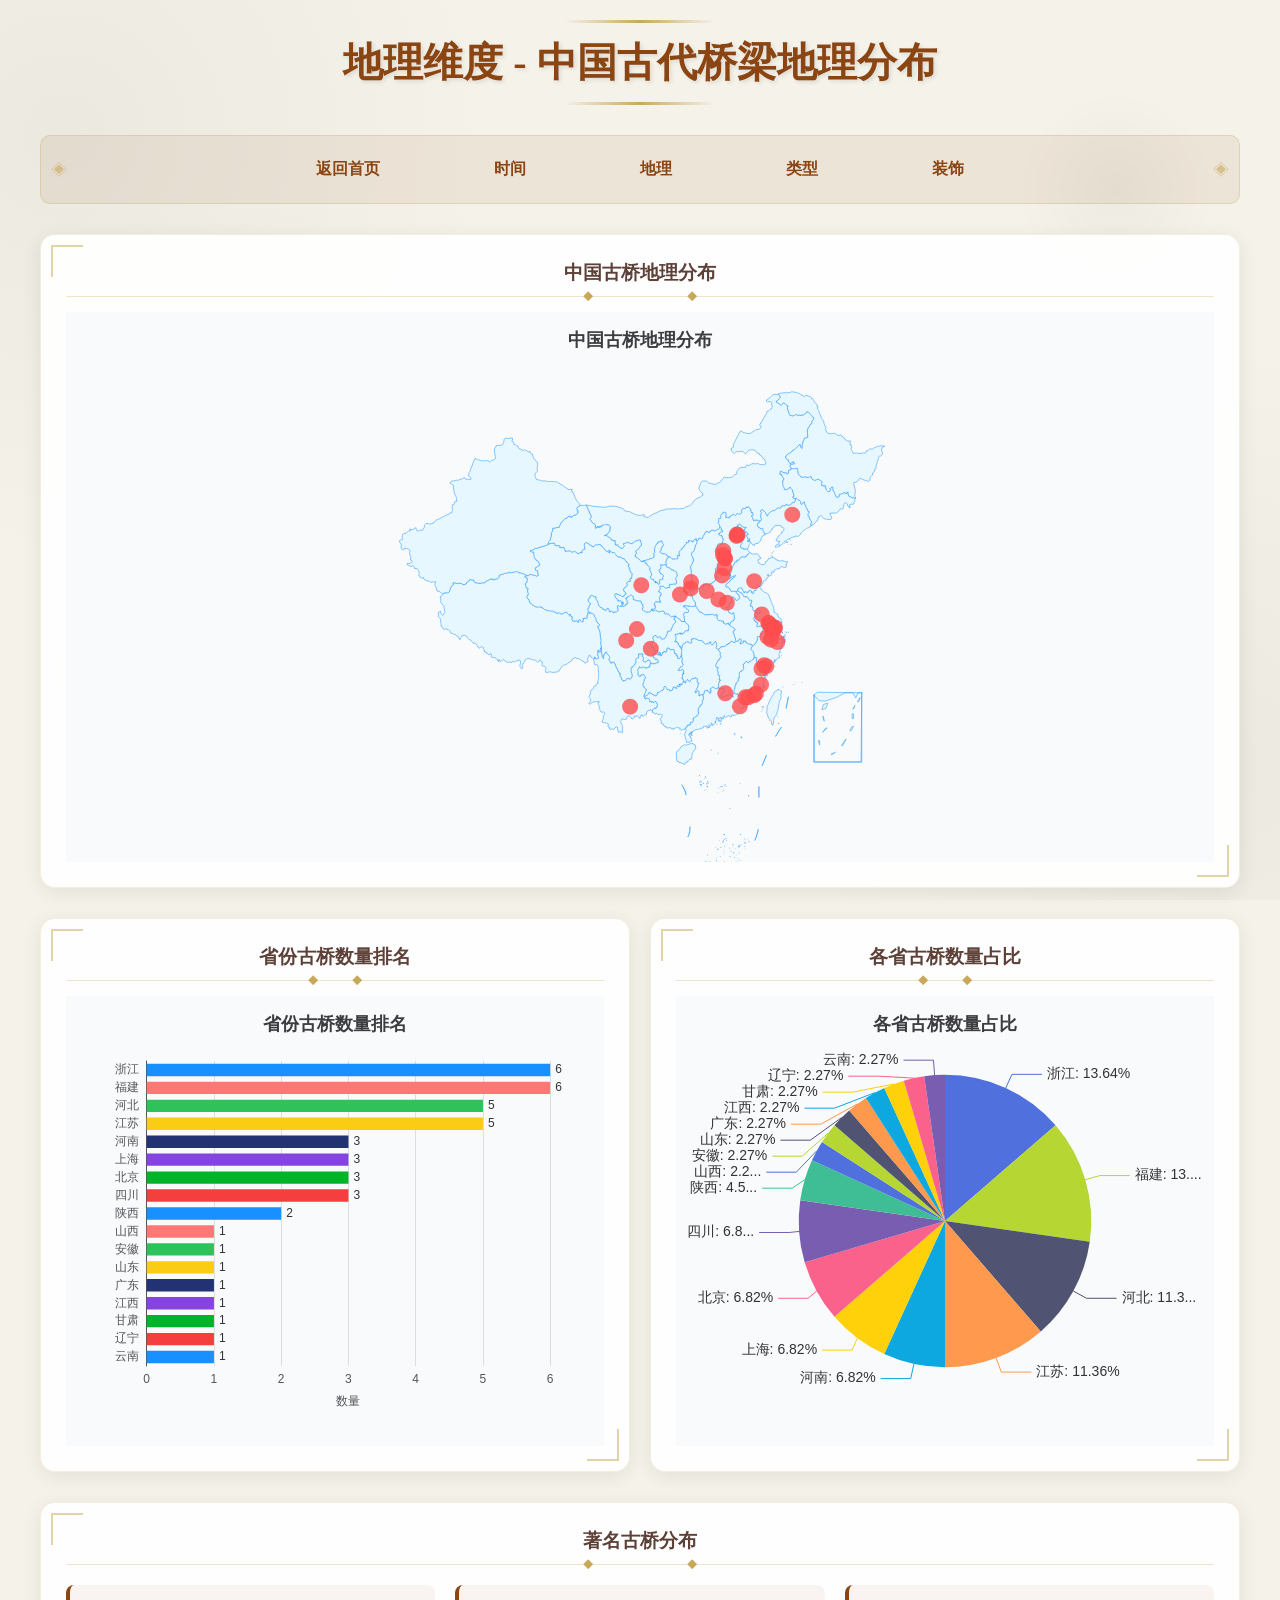
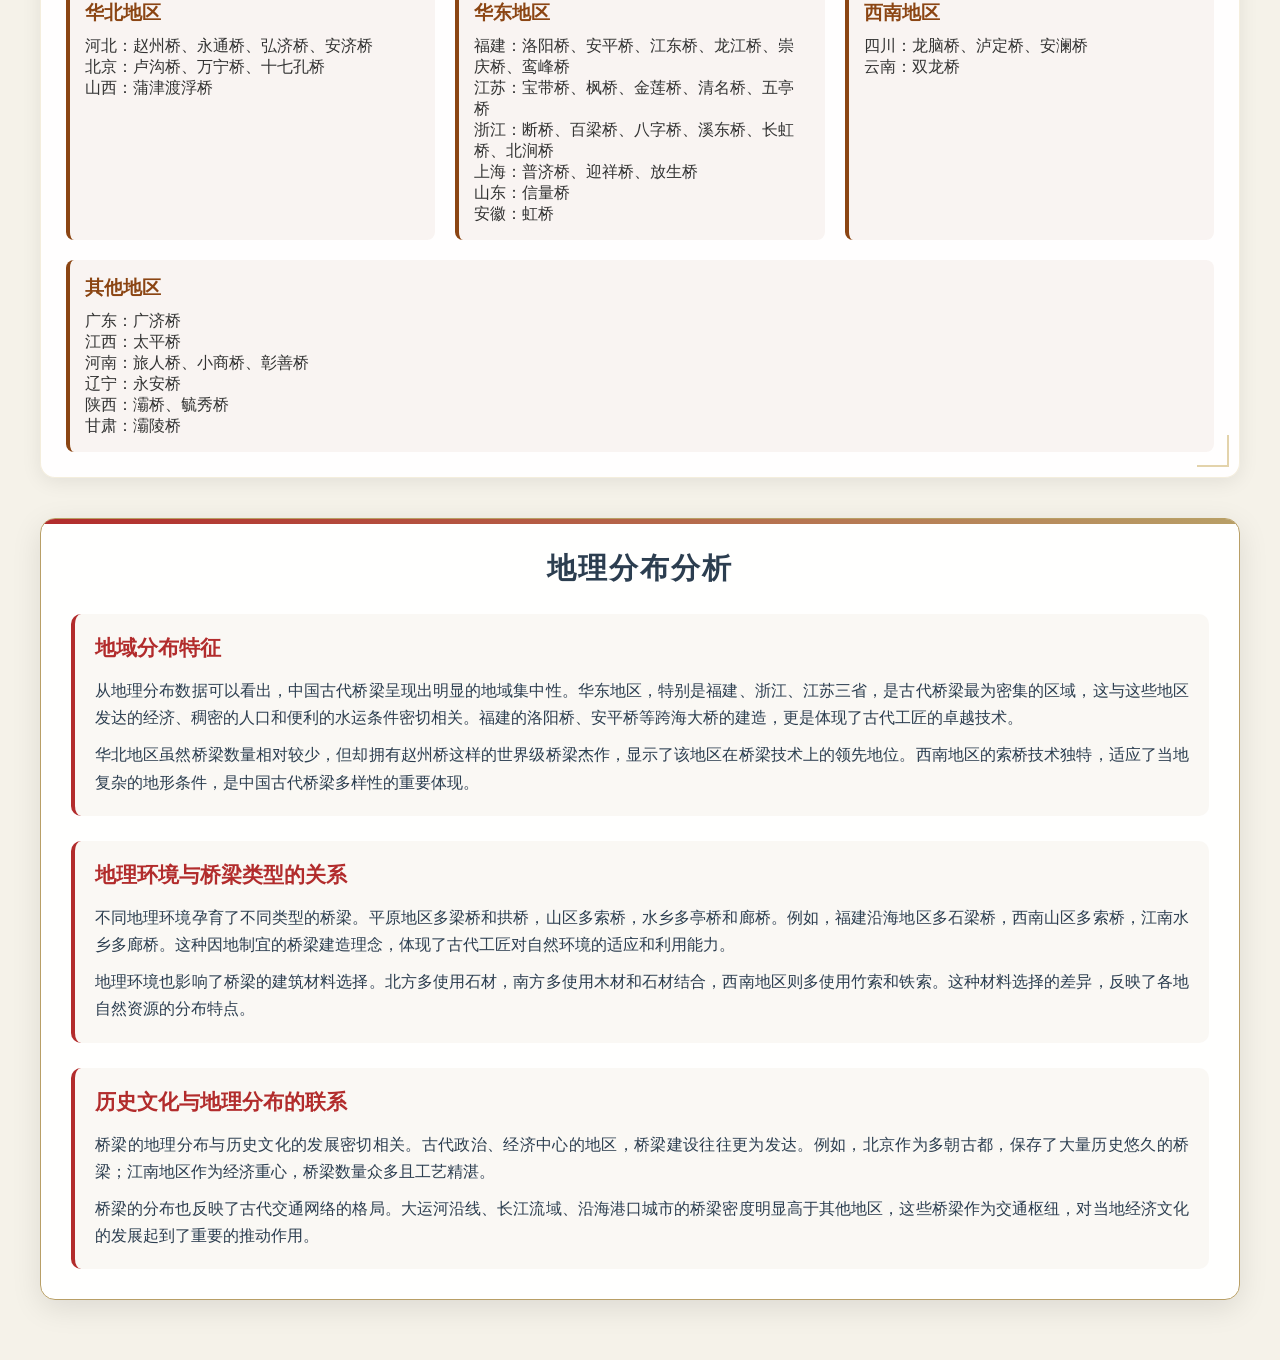
<file: geography.html>
<!DOCTYPE html>
<html lang="zh-CN">
<head>
    <meta charset="UTF-8">
    <meta name="viewport" content="width=device-width, initial-scale=1.0">
    <title>地理 - 古桥千秋</title>
    <!-- 引入 ECharts -->
    <script src="js/echarts.min.js"></script>
    <!-- 引入数据 -->
    <script src="data.js"></script>
    <style>
        * {
            margin: 0;
            padding: 0;
            box-sizing: border-box;
        }
        
        body {
            font-family: 'Noto Serif SC', 'SimSun', serif;
            background-color: #f5f2e9;
            background-image:
                url('https://trae-api-cn.mchost.guru/api/ide/v1/text_to_image?prompt=ancient%20chinese%20paper%20texture%20background%2C%20light%20brown%20color%2C%20subtle%20pattern&image_size=square_hd'),
                radial-gradient(circle at 5% 15%, rgba(0,0,0,0.04) 0%, transparent 30%),
                radial-gradient(circle at 95% 85%, rgba(0,0,0,0.04) 0%, transparent 30%);
            background-size: cover, cover, cover;
            background-attachment: fixed;
            color: #333;
            min-height: 100vh;
            padding: 20px;
            position: relative;
        }
        
        /* 水墨散墨装饰 */
        body::before,
        body::after {
            content: '';
            position: fixed;
            width: 200px;
            height: 200px;
            background: radial-gradient(ellipse at center, rgba(0,0,0,0.03) 0%, transparent 70%);
            border-radius: 50%;
            pointer-events: none;
            z-index: 0;
        }
        
        body::before {
            top: 10%;
            right: 5%;
        }
        
        body::after {
            bottom: 15%;
            left: 3%;
        }
        
        .container {
            max-width: 1200px;
            margin: 0 auto;
            position: relative;
            z-index: 1;
        }
        
        h1 {
            font-size: 2.5rem;
            color: #8B4513;
            text-align: center;
            margin-bottom: 30px;
            text-shadow: 2px 2px 4px rgba(0,0,0,0.1);
            position: relative;
            padding: 15px 0;
            display: inline-block;
            width: 100%;
        }
        
        /* 标题装饰线 */
        h1::before,
        h1::after {
            content: '';
            position: absolute;
            left: 50%;
            transform: translateX(-50%);
            width: 150px;
            height: 3px;
            background: linear-gradient(90deg, transparent, #c9a959, transparent);
        }
        
        h1::before {
            top: 0;
        }
        
        h1::after {
            bottom: 0;
        }
        
        /* 标题两侧装饰 */
        h1 .title-deco {
            display: inline-block;
            margin: 0 20px;
            color: #c9a959;
            font-size: 1.5rem;
        }
        
        .nav {
            display: flex;
            justify-content: center;
            margin-bottom: 30px;
            background-color: rgba(139, 69, 19, 0.08);
            padding: 15px 25px;
            border-radius: 10px;
            border: 1px solid rgba(201, 169, 89, 0.3);
            position: relative;
        }
        
        /* 导航栏四角装饰 */
        .nav::before,
        .nav::after {
            content: '◈';
            position: absolute;
            top: 50%;
            transform: translateY(-50%);
            color: #c9a959;
            font-size: 1rem;
            opacity: 0.6;
        }
        
        .nav::before {
            left: 10px;
        }
        
        .nav::after {
            right: 10px;
        }
        
        .nav a {
            margin: 0 20px;
            text-decoration: none;
            color: #8B4513;
            font-weight: bold;
            padding: 8px 18px;
            border-radius: 5px;
            transition: all 0.3s;
            position: relative;
        }
        
        .nav a::before {
            content: '「';
            margin-right: 3px;
            color: #c9a959;
            opacity: 0;
            transition: opacity 0.3s;
        }
        
        .nav a::after {
            content: '」';
            margin-left: 3px;
            color: #c9a959;
            opacity: 0;
            transition: opacity 0.3s;
        }
        
        .nav a:hover {
            background-color: rgba(139, 69, 19, 0.15);
            color: #a52a2a;
        }
        
        .nav a:hover::before,
        .nav a:hover::after {
            opacity: 1;
        }
        
        .chart-container {
            background-color: rgba(255, 255, 255, 0.92);
            border-radius: 15px;
            padding: 25px;
            margin-bottom: 30px;
            box-shadow: 0 4px 20px rgba(0,0,0,0.08);
            border: 1px solid rgba(201, 169, 89, 0.2);
            position: relative;
        }
        
        /* 图表容器角落装饰 */
        .chart-container::before,
        .chart-container::after {
            content: '';
            position: absolute;
            width: 30px;
            height: 30px;
            opacity: 0.5;
        }
        
        .chart-container::before {
            top: 10px;
            left: 10px;
            border-top: 2px solid #c9a959;
            border-left: 2px solid #c9a959;
        }
        
        .chart-container::after {
            bottom: 10px;
            right: 10px;
            border-bottom: 2px solid #c9a959;
            border-right: 2px solid #c9a959;
        }
        
        .chart-title {
            font-size: 1.2rem;
            color: #5D4037;
            margin-bottom: 15px;
            font-weight: bold;
            text-align: center;
            padding-bottom: 10px;
            border-bottom: 1px solid rgba(201, 169, 89, 0.3);
            position: relative;
        }
        
        /* 标题装饰点 */
        .chart-title::before,
        .chart-title::after {
            content: '◆';
            position: absolute;
            bottom: -8px;
            font-size: 0.6rem;
            color: #c9a959;
        }
        
        .chart-title::before {
            left: 45%;
        }
        
        .chart-title::after {
            right: 45%;
        }
        
        .chart {
            width: 100%;
            height: 550px;
        }
        
        .grid-container {
            display: grid;
            grid-template-columns: repeat(auto-fit, minmax(500px, 1fr));
            gap: 20px;
        }
        
        .small-chart {
            width: 100%;
            height: 450px;
        }
        
        .bridge-info {
            display: flex;
            flex-wrap: wrap;
            gap: 20px;
            margin-top: 20px;
        }
        
        .bridge-card {
            flex: 1 1 300px;
            background-color: rgba(139, 69, 19, 0.05);
            padding: 15px;
            border-radius: 8px;
            border-left: 4px solid #8B4513;
        }
        
        .bridge-card h3 {
            color: #8B4513;
            margin-bottom: 10px;
        }
        
        @media (max-width: 768px) {
            .grid-container {
                grid-template-columns: 1fr;
            }
            
            .chart {
                height: 400px;
            }
            
            .small-chart {
                height: 350px;
            }
        }

        /* 查看数据分析按钮 */
        .view-analysis-section {
            display: flex;
            justify-content: center;
            margin: 60px 0;
            padding-top: 40px;
        }

        .view-analysis-btn {
            background: linear-gradient(135deg, #8B4513, #A0522D);
            color: white;
            border: none;
            border-radius: 50px;
            padding: 15px 30px;
            font-size: 1.1rem;
            font-weight: bold;
            cursor: pointer;
            box-shadow: 0 6px 20px rgba(139, 69, 19, 0.3);
            transition: all 0.3s ease;
            display: flex;
            align-items: center;
            gap: 10px;
        }

        .view-analysis-btn:hover {
            transform: translateY(-5px);
            box-shadow: 0 10px 25px rgba(139, 69, 19, 0.4);
            background: linear-gradient(135deg, #A0522D, #8B4513);
        }

        .arrow-down {
            display: inline-block;
            width: 0;
            height: 0;
            border-left: 8px solid transparent;
            border-right: 8px solid transparent;
            border-top: 10px solid white;
            animation: bounce 2s infinite;
        }

        .arrow-up {
            display: inline-block;
            width: 0;
            height: 0;
            border-left: 8px solid transparent;
            border-right: 8px solid transparent;
            border-bottom: 10px solid white;
        }

        @keyframes bounce {
            0%, 20%, 50%, 80%, 100% {
                transform: translateY(0);
            }
            40% {
                transform: translateY(10px);
            }
            60% {
                transform: translateY(5px);
            }
        }

        .analysis-section-container {
            margin-top: 80px;
        }

        /* 分析部分样式 */
        .analysis-container {
            background-color: rgba(255, 255, 255, 0.95);
            border-radius: 15px;
            padding: 30px;
            margin: 40px 0;
            box-shadow: 0 8px 30px rgba(0,0,0,0.1);
            border: 1px solid #b89f66;
            position: relative;
            overflow: hidden;
        }

        .analysis-container::before {
            content: '';
            position: absolute;
            top: 0;
            left: 0;
            width: 100%;
            height: 5px;
            background: linear-gradient(to right, #b22c2c, #b89f66);
        }

        .analysis-title {
            font-size: 1.8rem;
            color: #2c3e50;
            text-align: center;
            margin-bottom: 25px;
            font-weight: bold;
            letter-spacing: 2px;
        }

        .analysis-content {
            display: flex;
            flex-direction: column;
            gap: 25px;
        }

        .analysis-section {
            background: rgba(245, 242, 233, 0.5);
            padding: 20px;
            border-radius: 10px;
            border-left: 4px solid #b22c2c;
            transition: all 0.3s ease;
        }

        .analysis-section:hover {
            transform: translateY(-5px);
            box-shadow: 0 5px 15px rgba(0,0,0,0.1);
        }

        .analysis-subtitle {
            font-size: 1.3rem;
            color: #b22c2c;
            margin-bottom: 15px;
            font-weight: bold;
        }

        .analysis-section p {
            color: #2c3e50;
            line-height: 1.7;
            margin-bottom: 10px;
            text-align: justify;
        }

        .analysis-section p:last-child {
            margin-bottom: 0;
        }
        
        /* 模态框样式 */
        .modal {
            position: fixed;
            top: 0;
            left: 0;
            width: 100%;
            height: 100%;
            background: rgba(0,0,0,0.5);
            display: flex;
            align-items: center;
            justify-content: center;
            z-index: 999;
        }
        
        .modal-content {
            background: white;
            width: 90%;
            max-width: 600px;
            border-radius: 12px;
            padding: 25px;
            box-shadow: 0 5px 20px rgba(0,0,0,0.2);
            max-height: 80vh;
            overflow-y: auto;
        }
        
        .modal-title {
            font-size: 20px;
            color: #8B4513;
            margin-bottom: 15px;
            font-weight: bold;
        }
        
        .modal-item {
            margin: 8px 0;
            color: #333;
            line-height: 1.6;
        }
        
        .modal-close {
            margin-top: 20px;
            padding: 8px 20px;
            background: #8B4513;
            color: white;
            border: none;
            border-radius: 6px;
            cursor: pointer;
        }
        
        .modal-image-container {
            margin-top: 20px;
        }
        
        .modal-image-title {
            font-size: 16px;
            color: #8B4513;
            margin-bottom: 10px;
            font-weight: bold;
        }
        
        .modal-image-grid {
            display: flex;
            flex-wrap: wrap;
            gap: 10px;
        }
        
        .modal-image-item {
            width: 120px;
            height: 80px;
            cursor: pointer;
            border-radius: 6px;
            overflow: hidden;
        }
        
        .modal-image-item img {
            width: 100%;
            height: 100%;
            object-fit: cover;
        }
        
        .image-preview-modal {
            position: fixed;
            top: 0;
            left: 0;
            width: 100%;
            height: 100%;
            background: rgba(0,0,0,0.9);
            display: flex;
            align-items: center;
            justify-content: center;
            z-index: 1000;
        }
        
        .image-preview-content {
            max-width: 90%;
            max-height: 90%;
        }
        
        .image-preview-content img {
            max-width: 100%;
            max-height: 80vh;
            border-radius: 8px;
        }
        
        .image-preview-close {
            position: absolute;
            top: 20px;
            right: 20px;
            background: rgba(255,255,255,0.3);
            color: white;
            border: none;
            width: 40px;
            height: 40px;
            border-radius: 50%;
            font-size: 24px;
            cursor: pointer;
        }
    </style>
</head>
<body>
    <div class="container">
        <h1>地理维度 - 中国古代桥梁地理分布</h1>
        
        <div class="nav">
            <a href="index.html">返回首页</a>
            <a href="time.html">时间</a>
            <a href="geography.html">地理</a>
            <a href="type.html">类型</a>
            <a href="decoration.html">装饰</a>
        </div>
        
        <!-- 地图 -->
        <div class="chart-container">
            <div class="chart-title">中国古桥地理分布</div>
            <div id="map-chart" class="chart"></div>
        </div>
        
        <div class="grid-container">
            <!-- 柱状图 -->
            <div class="chart-container">
                <div class="chart-title">省份古桥数量排名</div>
                <div id="bar-chart" class="small-chart"></div>
            </div>
            
            <!-- 饼图 -->
            <div class="chart-container">
                <div class="chart-title">各省古桥数量占比</div>
                <div id="pie-chart" class="small-chart"></div>
            </div>
        </div>
        
        <!-- 桥梁信息 -->
        <div class="chart-container">
            <div class="chart-title">著名古桥分布</div>
            <div class="bridge-info">
                <div class="bridge-card">
                    <h3>华北地区</h3>
                    <p>河北：赵州桥、永通桥、弘济桥、安济桥</p>
                    <p>北京：卢沟桥、万宁桥、十七孔桥</p>
                    <p>山西：蒲津渡浮桥</p>
                </div>
                <div class="bridge-card">
                    <h3>华东地区</h3>
                    <p>福建：洛阳桥、安平桥、江东桥、龙江桥、崇庆桥、鸾峰桥</p>
                    <p>江苏：宝带桥、枫桥、金莲桥、清名桥、五亭桥</p>
                    <p>浙江：断桥、百梁桥、八字桥、溪东桥、长虹桥、北涧桥</p>
                    <p>上海：普济桥、迎祥桥、放生桥</p>
                    <p>山东：信量桥</p>
                    <p>安徽：虹桥</p>
                </div>
                <div class="bridge-card">
                    <h3>西南地区</h3>
                    <p>四川：龙脑桥、泸定桥、安澜桥</p>
                    <p>云南：双龙桥</p>
                </div>
                <div class="bridge-card">
                    <h3>其他地区</h3>
                    <p>广东：广济桥</p>
                    <p>江西：太平桥</p>
                    <p>河南：旅人桥、小商桥、彰善桥</p>
                    <p>辽宁：永安桥</p>
                    <p>陕西：灞桥、毓秀桥</p>
                    <p>甘肃：灞陵桥</p>

                </div>
            </div>
        </div>

        <!-- 总结分析部分 -->
        <div class="analysis-container">
            <h2 class="analysis-title">地理分布分析</h2>
            <div class="analysis-content">
                <div class="analysis-section">
                    <h3 class="analysis-subtitle">地域分布特征</h3>
                    <p>从地理分布数据可以看出，中国古代桥梁呈现出明显的地域集中性。华东地区，特别是福建、浙江、江苏三省，是古代桥梁最为密集的区域，这与这些地区发达的经济、稠密的人口和便利的水运条件密切相关。福建的洛阳桥、安平桥等跨海大桥的建造，更是体现了古代工匠的卓越技术。</p>
                    <p>华北地区虽然桥梁数量相对较少，但却拥有赵州桥这样的世界级桥梁杰作，显示了该地区在桥梁技术上的领先地位。西南地区的索桥技术独特，适应了当地复杂的地形条件，是中国古代桥梁多样性的重要体现。</p>
                </div>
                <div class="analysis-section">
                    <h3 class="analysis-subtitle">地理环境与桥梁类型的关系</h3>
                    <p>不同地理环境孕育了不同类型的桥梁。平原地区多梁桥和拱桥，山区多索桥，水乡多亭桥和廊桥。例如，福建沿海地区多石梁桥，西南山区多索桥，江南水乡多廊桥。这种因地制宜的桥梁建造理念，体现了古代工匠对自然环境的适应和利用能力。</p>
                    <p>地理环境也影响了桥梁的建筑材料选择。北方多使用石材，南方多使用木材和石材结合，西南地区则多使用竹索和铁索。这种材料选择的差异，反映了各地自然资源的分布特点。</p>
                </div>
                <div class="analysis-section">
                    <h3 class="analysis-subtitle">历史文化与地理分布的联系</h3>
                    <p>桥梁的地理分布与历史文化的发展密切相关。古代政治、经济中心的地区，桥梁建设往往更为发达。例如，北京作为多朝古都，保存了大量历史悠久的桥梁；江南地区作为经济重心，桥梁数量众多且工艺精湛。</p>
                    <p>桥梁的分布也反映了古代交通网络的格局。大运河沿线、长江流域、沿海港口城市的桥梁密度明显高于其他地区，这些桥梁作为交通枢纽，对当地经济文化的发展起到了重要的推动作用。</p>
                </div>
            </div>
        </div>
    </div>
    
    <script>
        // 从data.js获取桥梁数据
        // 处理数据，提取省份信息
        function processBridgeData() {
            return bridgeData.map(bridge => {
                // 从location中提取省份
                let location = bridge.location;
                let province = '';
                
                // 直接提取省份名称
                if (location.includes('北京')) {
                    province = '北京';
                } else if (location.includes('上海')) {
                    province = '上海';
                } else if (location.includes('天津')) {
                    province = '天津';
                } else if (location.includes('重庆')) {
                    province = '重庆';
                } else if (location.includes('河北')) {
                    province = '河北';
                } else if (location.includes('山西')) {
                    province = '山西';
                } else if (location.includes('辽宁')) {
                    province = '辽宁';
                } else if (location.includes('吉林')) {
                    province = '吉林';
                } else if (location.includes('黑龙江')) {
                    province = '黑龙江';
                } else if (location.includes('江苏')) {
                    province = '江苏';
                } else if (location.includes('浙江')) {
                    province = '浙江';
                } else if (location.includes('安徽')) {
                    province = '安徽';
                } else if (location.includes('福建')) {
                    province = '福建';
                } else if (location.includes('江西')) {
                    province = '江西';
                } else if (location.includes('山东')) {
                    province = '山东';
                } else if (location.includes('河南')) {
                    province = '河南';
                } else if (location.includes('湖北')) {
                    province = '湖北';
                } else if (location.includes('湖南')) {
                    province = '湖南';
                } else if (location.includes('广东')) {
                    province = '广东';
                } else if (location.includes('广西')) {
                    province = '广西';
                } else if (location.includes('海南')) {
                    province = '海南';
                } else if (location.includes('四川')) {
                    province = '四川';
                } else if (location.includes('贵州')) {
                    province = '贵州';
                } else if (location.includes('云南')) {
                    province = '云南';
                } else if (location.includes('陕西')) {
                    province = '陕西';
                } else if (location.includes('甘肃')) {
                    province = '甘肃';
                } else if (location.includes('青海')) {
                    province = '青海';
                } else if (location.includes('宁夏')) {
                    province = '宁夏';
                } else if (location.includes('新疆')) {
                    province = '新疆';
                } else if (location.includes('西藏')) {
                    province = '西藏';
                } else {
                    // 默认处理
                    province = location.split(' ')[0].split('省')[0].split('市')[0];
                }
                
                return {
                    name: bridge.name,
                    province: province,
                    value: [bridge.lng, bridge.lat, bridge.dynasty, province],
                    dynasty: bridge.dynasty
                };
            });
        }
        
        // 处理后的数据
        const processedBridgeData = processBridgeData();
        
        // 统计各省古桥数量
        function getProvinceCount() {
          const count = {};
          processedBridgeData.forEach((b) => {
            count[b.province] = (count[b.province] || 0) + 1;
          });
          // 按数量从高到低排序
          return Object.entries(count)
            .map(([name, value]) => ({ name, value }))
            .sort((a, b) => b.value - a.value);
        }
        
        // 1. 地图
        const mapChart = echarts.init(document.getElementById('map-chart'));
        
        // 加载中国地图JSON（从本地文件加载，避免跨域问题）
        fetch('china.json')
            .then((res) => res.json())
            .then((geoJson) => {
                // 注册中国地图
                echarts.registerMap('china', geoJson);
                
                const mapOption = {
                    backgroundColor: '#f8fafc',
                    title: {
                        text: '中国古桥地理分布',
                        left: 'center',
                        textStyle: { fontSize: 18, fontWeight: 'bold' }
                    },
                    tooltip: {
                        trigger: 'item',
                        formatter: (params) => {
                            const [lng, lat, dynasty, province] = params.data.value;
                            return `
                                <div style="padding:8px">
                                    <strong>${params.data.name}</strong><br/>
                                    省份：${province}<br/>
                                    朝代：${dynasty}<br/>
                                    经纬度：${lng.toFixed(4)}, ${lat.toFixed(4)}
                                </div>
                            `;
                        }
                    },
                    geo: {
                        map: 'china',
                        roam: true,
                        zoom: 1.2,
                        center: [104.0, 35.0],
                        itemStyle: {
                            areaColor: '#e6f7ff',
                            borderColor: '#1890ff'
                        },
                        emphasis: {
                            itemStyle: { areaColor: '#b3d8ff' }
                        }
                    },
                    series: [
                        {
                            type: 'scatter',
                            coordinateSystem: 'geo',
                            data: processedBridgeData.map((b) => ({
                                name: b.name,
                                value: b.value
                            })),
                            symbolSize: 16,
                            itemStyle: { color: '#ff4d4f', opacity: 0.8 }
                        }
                    ]
                };
                
                mapChart.setOption(mapOption);
                
                // 点击散点图事件
                mapChart.on('click', function(params) {
                    if (params.data && params.data.name) {
                        showBridgeDetails(params.data.name);
                    }
                });
            })
            .catch((error) => {
                console.error('地图加载失败:', error);
                // 如果本地加载失败，显示错误提示
                document.getElementById('map-chart').innerHTML = '<div style="text-align:center;padding:50px;color:#666;">地图加载失败，请刷新重试</div>';
            });
        
        // 2. 柱状图
        const barChart = echarts.init(document.getElementById('bar-chart'));
        const provinceData = getProvinceCount();
        
        const barOption = {
            backgroundColor: '#f8fafc',
            title: {
                text: '省份古桥数量排名',
                left: 'center',
                textStyle: { fontSize: 18, fontWeight: 'bold' }
            },
            tooltip: { trigger: 'axis', axisPointer: { type: 'shadow' } },
            xAxis: {
                type: 'value',
                name: '数量',
                nameLocation: 'middle',
                nameGap: 30
            },
            yAxis: {
                type: 'category',
                data: provinceData.map(item => item.name),
                inverse: true
            },
            series: [
                {
                    type: 'bar',
                    data: provinceData.map(item => item.value),
                    itemStyle: {
                        color: (params) => {
                            const colors = ['#1890ff', '#ff7875', '#2fc25b', '#facc14', '#223273', '#8543e0', '#00b42a', '#f53f3f'];
                            return colors[params.dataIndex % colors.length];
                        }
                    },
                    label: {
                        show: true,
                        position: 'right'
                    }
                }
            ]
        };
        
        barChart.setOption(barOption);
        
        // 3. 饼图
        const pieChart = echarts.init(document.getElementById('pie-chart'));
        
        const pieOption = {
            backgroundColor: '#f8fafc',
            title: {
                text: '各省古桥数量占比',
                left: 'center',
                textStyle: { fontSize: 18, fontWeight: 'bold' }
            },
            tooltip: { trigger: 'item' },
            series: [
                {
                    type: 'pie',
                    radius: '65%',
                    data: provinceData,
                    label: {
                        formatter: '{b}: {d}%',
                        fontSize: 14
                    },
                    emphasis: {
                        itemStyle: { shadowBlur: 10, shadowOffsetX: 0, shadowColor: 'rgba(0, 0, 0, 0.5)' }
                    }
                }
            ]
        };
        
        pieChart.setOption(pieOption);
        
        // 响应式调整
        window.addEventListener('resize', function() {
            mapChart.resize();
            barChart.resize();
            pieChart.resize();
        });
        
        // 桥梁照片映射
        const bridgeImages = {
            '灞桥': ['photos/灞桥.png', 'photos/灞桥数字复原（来源：陕西省考古研究院）.jpg'],
            '万宁桥': ['photos/万宁桥.jpg'],
            '五亭桥': ['photos/五亭桥.png', 'photos/五亭桥1.png'],
            '八字桥': ['photos/八字桥.png'],
            '北涧桥': ['photos/北涧桥.png'],
            '十七孔桥': ['photos/十七孔桥.jpg'],
            '卢沟桥': ['photos/卢沟桥.png'],
            '双龙桥': ['photos/双龙桥.png', 'photos/双龙桥1.png'],
            '太平桥': ['photos/太平桥.jpg'],
            '安平桥': ['photos/安平桥.png'],
            '安济桥': ['photos/安济桥.png'],
            '安澜桥': ['photos/安澜桥.png', 'photos/安澜桥1.png'],
            '崇庆桥': ['photos/崇庆桥.jpg'],
            '广济桥': ['photos/广济桥.png'],
            '放生桥': ['photos/放生桥.jpg'],
            '普济桥': ['photos/普济桥.png'],
            '毓秀桥': ['photos/毓秀桥.png'],
            '永安桥': ['photos/永安桥.jpg'],
            '永通桥': ['photos/永通桥.png'],
            '江东桥': ['photos/江东桥.png'],
            '泸定桥': ['photos/泸定桥.png', 'photos/泸定桥俯视.png'],
            '洛阳桥': ['photos/洛阳桥1.png'],
            '清名桥': ['photos/清名桥.jpg'],
            '溪东桥': ['photos/溪东桥.jpg'],
            '灞陵桥': ['photos/灞陵桥.png'],
            '百梁桥': ['photos/百梁桥.png'],
            '迎祥桥': ['photos/迎祥桥.jpg'],
            '金莲桥': ['photos/金莲桥.png'],
            '长虹桥': ['photos/长虹桥.jpg'],
            '鸾峰桥': ['photos/鸾峰桥.png', 'photos/鸾峰桥1.png'],
            '龙江桥': ['photos/龙江桥.jpg'],
            '龙脑桥': ['photos/龙脑桥.jpg'],
            '赵州桥': ['photos/赵州桥.png'],
            '旅人桥': ['photos/1.旅人桥.png', 'photos/旅人桥.png'],
            '小商桥': ['photos/2.小商桥.jpeg'],
            '弘济桥': ['photos/3.弘济桥.jpeg'],
            '断桥': ['photos/4.断桥.jpeg'],
            '枫桥': ['photos/5.枫桥.jpg'],
            '升仙桥': ['photos/6.升仙桥.png'],
            '蒲津渡浮桥': ['photos/7. 蒲津渡浮桥.jpeg'],
            '宝带桥': ['photos/8.宝带桥.jpeg'],
            '虹桥': ['photos/9.虹桥.png'],
            '信量桥': ['photos/10.信量桥.jpeg'],
            '彰善桥': ['photos/11. 彰善桥.jpeg']
        };
        
        // 显示桥梁详情
        function showBridgeDetails(bridgeName) {
            // 从bridgeData中获取桥梁信息
            const bridge = bridgeData.find(b => b.name === bridgeName);
            if (!bridge) return;
            
            // 处理年份显示
            const year = bridge.startYear < 0 ? `${Math.abs(bridge.startYear)} 公元前` : `${bridge.startYear} 年`;
            
            // 获取桥梁照片
            const photos = bridgeImages[bridge.name] || [];
            
            // 构建照片HTML
            let photosHtml = '';
            if (photos.length > 0) {
                photosHtml = `
                    <div class="modal-image-container">
                        <div class="modal-image-title">桥梁照片</div>
                        <div class="modal-image-grid">
                            ${photos.map(photo => `
                                <div class="modal-image-item" onclick="showImagePreview('${photo}')">
                                    <img src="${photo}" alt="${bridge.name}">
                                </div>
                            `).join('')}
                        </div>
                    </div>
                `;
            }
            
            // 创建模态框
            const modal = document.createElement('div');
            modal.className = 'modal';
            modal.innerHTML = `
                <div class="modal-content">
                    <h3 class="modal-title">${bridge.name}</h3>
                    <div class="modal-item">📍 位置：${bridge.location}</div>
                    <div class="modal-item">🏛️ 朝代：${bridge.dynasty}</div>
                    <div class="modal-item">🔧 类型：${bridge.type}</div>
                    <div class="modal-item">📅 始建：${year}</div>
                    <div class="modal-item">📝 描述：${bridge.desc}</div>
                    <div class="modal-item">✨ 亮点：${bridge.highlight}</div>
                    ${photosHtml}
                    <button class="modal-close" onclick="this.parentElement.parentElement.remove()">关闭</button>
                </div>
            `;
            
            document.body.appendChild(modal);
            
            // 点击模态框外部关闭
            modal.onclick = function(e) {
                if (e.target === modal) {
                    modal.remove();
                }
            };
        }
        
        // 显示图片预览
        function showImagePreview(imageSrc) {
            const previewModal = document.createElement('div');
            previewModal.className = 'image-preview-modal';
            previewModal.innerHTML = `
                <button class="image-preview-close" onclick="this.parentElement.remove()">×</button>
                <div class="image-preview-content">
                    <img src="${imageSrc}" alt="桥梁照片">
                </div>
            `;
            
            document.body.appendChild(previewModal);
            
            // 点击模态框外部关闭
            previewModal.onclick = function(e) {
                if (e.target === previewModal) {
                    previewModal.remove();
                }
            };
        }
    </script>
</body>
</html>
</file>
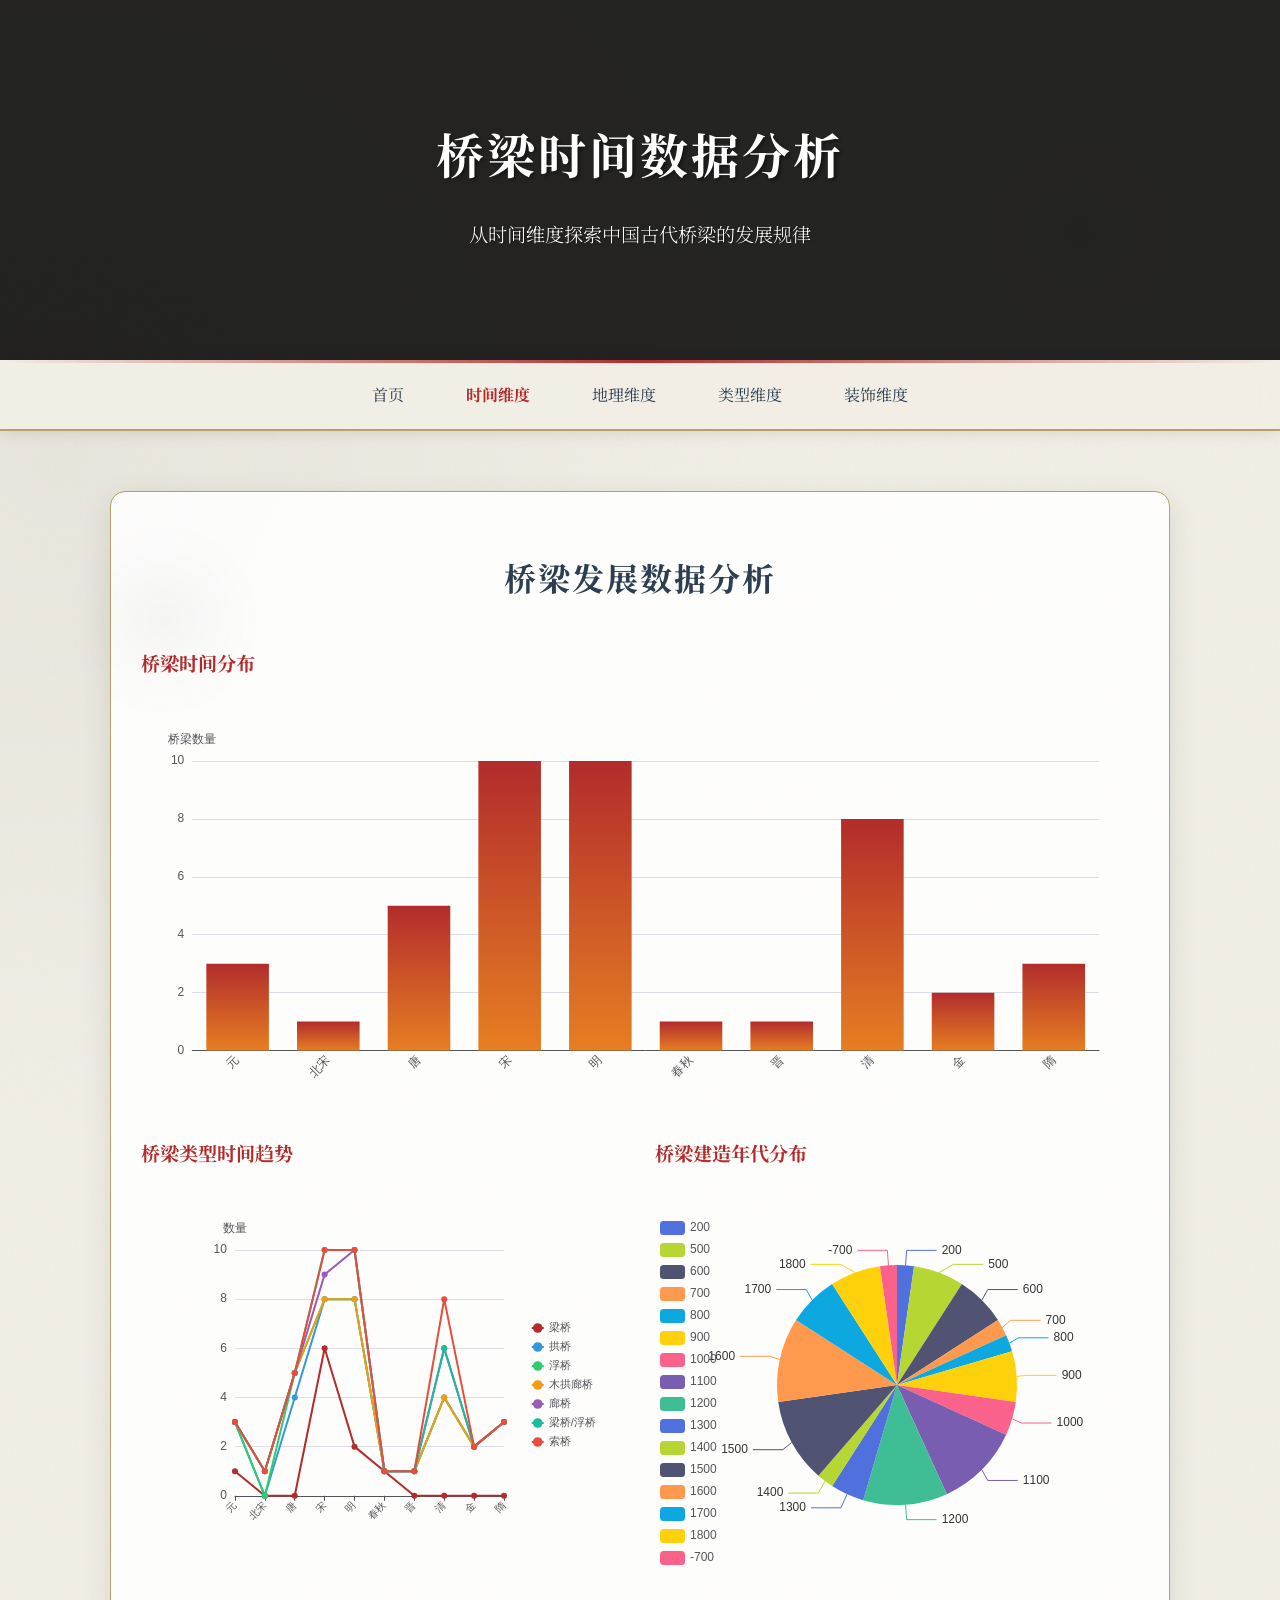
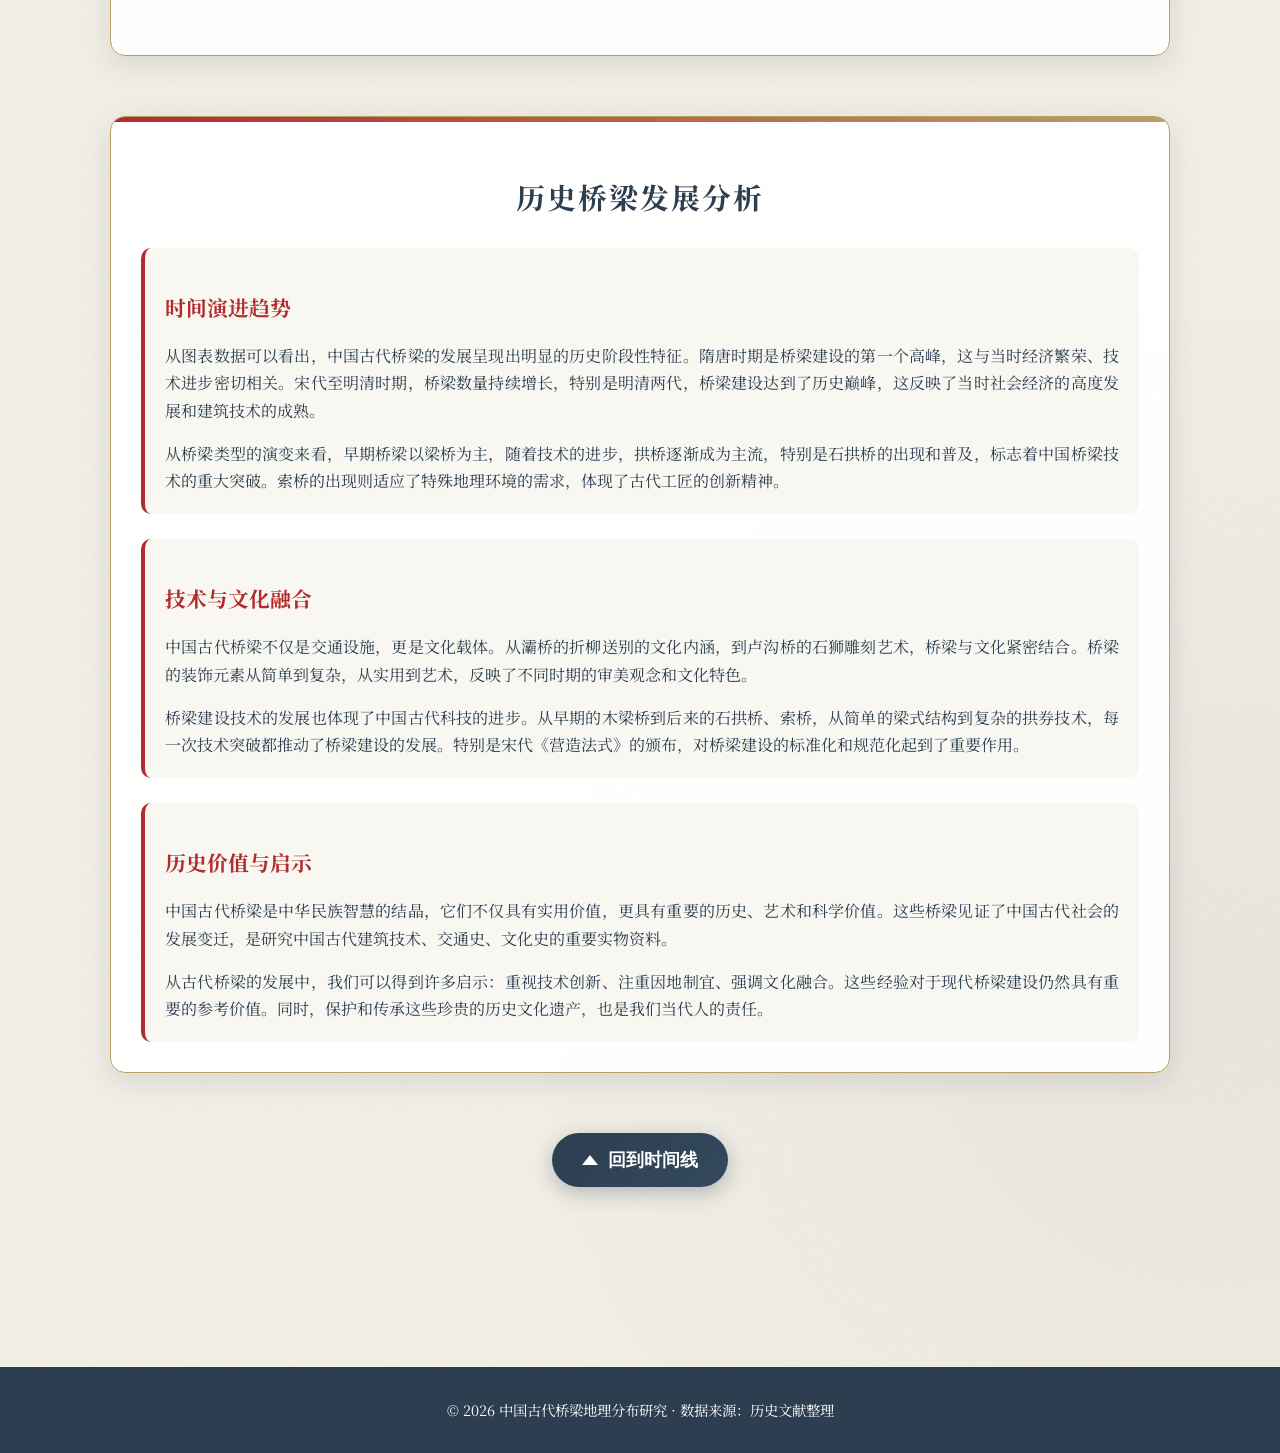
<file: time_analysis.html>
<!DOCTYPE html>
<html lang="zh-CN">
<head>
    <meta charset="UTF-8">
    <meta name="viewport" content="width=device-width, initial-scale=1.0">
    <title>中国桥梁 · 时间数据分析</title>
    <!-- 引入 Google Fonts (思源宋体) -->
    <link href="https://fonts.googleapis.com/css2?family=Noto+Serif+SC:wght@300;500;700&display=swap" rel="stylesheet">
    <!-- 引入 ECharts -->
    <script src="js/echarts.min.js"></script>
    <!-- 引入数据 -->
    <script src="data.js"></script>
    <style>
        :root {
            --bg-paper: #f2efe6; /* 更深一点的宣纸色 */
            --ink-black: #1a1a1a;
            --cinnabar: #b22c2c; /* 更沉稳的朱砂红 */
            --indigo: #2c3e50;   /* 黛蓝 */
            --gold: #b89f66;     /* 暗金 */
            --border-color: #8c4b31;
        }

        * {
            box-sizing: border-box;
        }

        body {
            font-family: 'Noto Serif SC', 'SimSun', serif;
            margin: 0;
            padding: 0;
            background-color: var(--bg-paper);
            /* 复杂的SVG纹理模拟宣纸和淡淡的水墨底纹 */
            background-image: 
                radial-gradient(circle at 5% 15%, rgba(0,0,0,0.04) 0%, transparent 25%),
                radial-gradient(circle at 95% 85%, rgba(0,0,0,0.04) 0%, transparent 25%),
                url("data:image/svg+xml,%3Csvg width='100' height='100' viewBox='0 0 100 100' xmlns='http://www.w3.org/2000/svg'%3E%3Cfilter id='noise'%3E%3CfeTurbulence type='fractalNoise' baseFrequency='0.8' numOctaves='3' stitchTiles='stitch'/%3E%3C/filter%3E%3Crect width='100' height='100' filter='url(%23noise)' opacity='0.08'/%3E%3C/svg%3E");
            color: var(--ink-black);
            line-height: 1.8;
            overflow-x: hidden;
            position: relative;
        }
        
        /* 水墨散墨装饰 */
        body::before,
        body::after {
            content: '';
            position: fixed;
            width: 200px;
            height: 200px;
            background: radial-gradient(ellipse at center, rgba(0,0,0,0.03) 0%, transparent 70%);
            border-radius: 50%;
            pointer-events: none;
            z-index: 0;
        }
        
        body::before {
            top: 15%;
            right: 8%;
        }
        
        body::after {
            bottom: 20%;
            left: 5%;
        }

        /* --- 沉浸式首屏 (Hero Section) --- */
        .hero-section {
            position: relative;
            height: 40vh;
            display: flex;
            align-items: center;
            justify-content: center;
            text-align: center;
            color: white;
            overflow: hidden;
            background: linear-gradient(rgba(0,0,0,0.7), rgba(0,0,0,0.7)), url('https://trae-api-cn.mchost.guru/api/ide/v1/text_to_image?prompt=ancient%20chinese%20bridge%20over%20river%2C%20traditional%20ink%20painting%2C%20misty%20atmosphere%2C%20historical%20chinese%20style&image_size=landscape_16_9');
            background-size: cover;
            background-position: center;
        }

        .hero-overlay {
            position: absolute;
            top: 0;
            left: 0;
            width: 100%;
            height: 100%;
            background: rgba(0,0,0,0.5);
        }

        .hero-content {
            position: relative;
            z-index: 2;
            max-width: 800px;
            padding: 0 20px;
        }

        .hero-content h1 {
            font-size: 3rem;
            margin-bottom: 20px;
            font-weight: 700;
            letter-spacing: 3px;
            text-shadow: 2px 2px 4px rgba(0,0,0,0.5);
        }

        .hero-subtitle {
            font-size: 1.2rem;
            margin-bottom: 30px;
            font-weight: 300;
            text-shadow: 1px 1px 2px rgba(0,0,0,0.5);
        }

        /* --- 粘性导航 --- */
        .nav-container {
            position: sticky;
            top: 0;
            z-index: 1000;
            background: rgba(242, 239, 230, 0.95);
            backdrop-filter: blur(10px);
            border-bottom: 2px solid var(--gold);
            box-shadow: 0 2px 15px rgba(0,0,0,0.1);
            position: relative;
        }
        
        /* 导航顶部装饰线 */
        .nav-container::before {
            content: '';
            position: absolute;
            top: 0;
            left: 0;
            right: 0;
            height: 3px;
            background: linear-gradient(90deg, transparent, var(--cinnabar), transparent);
        }
        
        .nav-bar {
            max-width: 1100px;
            margin: 0 auto;
            display: flex;
            justify-content: center;
            padding: 15px 20px;
            gap: 30px;
        }
        
        .nav-btn {
            background: none;
            border: none;
            font-family: 'Noto Serif SC', serif;
            font-size: 1rem;
            color: var(--indigo);
            cursor: pointer;
            padding: 8px 16px;
            position: relative;
            transition: all 0.3s;
        }
        
        .nav-btn::before {
            content: '「';
            position: absolute;
            left: 0;
            color: var(--gold);
            opacity: 0;
            transition: opacity 0.3s;
        }
        
        .nav-btn::after {
            content: '';
            position: absolute;
            width: 0;
            height: 2px;
            bottom: 0;
            left: 50%;
            background-color: var(--cinnabar);
            transition: all 0.3s ease;
            transform: translateX(-50%);
        }
        
        .nav-btn:hover, .nav-btn.active {
            color: var(--cinnabar);
            font-weight: bold;
        }
        
        .nav-btn:hover::before,
        .nav-btn:hover::after {
            opacity: 1;
            width: 80%;
        }

        /* --- 主体内容 --- */
        .container {
            max-width: 1100px;
            margin: 40px auto;
            padding: 0 20px 60px;
        }

        /* 图表部分 */
        .charts-section {
            margin: 60px 0;
            padding: 30px;
            background-color: rgba(255, 255, 255, 0.9);
            border-radius: 15px;
            box-shadow: 0 8px 30px rgba(0,0,0,0.1);
            border: 1px solid var(--gold);
        }

        .charts-title {
            text-align: center;
            font-size: 2rem;
            color: var(--indigo);
            margin-bottom: 40px;
            font-weight: bold;
            letter-spacing: 2px;
        }

        .chart-container {
            margin-bottom: 40px;
        }

        .chart-title {
            font-size: 1.2rem;
            color: var(--cinnabar);
            margin-bottom: 15px;
            font-weight: bold;
        }

        .chart {
            height: 400px;
            width: 100%;
        }

        .grid-container {
            display: grid;
            grid-template-columns: 1fr 1fr;
            gap: 30px;
        }

        /* 分析部分样式 */
        .analysis-container {
            background-color: rgba(255, 255, 255, 0.95);
            border-radius: 15px;
            padding: 30px;
            margin: 40px 0;
            box-shadow: 0 8px 30px rgba(0,0,0,0.1);
            border: 1px solid var(--gold);
            position: relative;
            overflow: hidden;
        }

        .analysis-container::before {
            content: '';
            position: absolute;
            top: 0;
            left: 0;
            width: 100%;
            height: 5px;
            background: linear-gradient(to right, var(--cinnabar), var(--gold));
        }

        .analysis-title {
            font-size: 1.8rem;
            color: var(--indigo);
            text-align: center;
            margin-bottom: 25px;
            font-weight: bold;
            letter-spacing: 2px;
        }

        .analysis-content {
            display: flex;
            flex-direction: column;
            gap: 25px;
        }

        .analysis-section {
            background: rgba(242, 239, 230, 0.5);
            padding: 20px;
            border-radius: 10px;
            border-left: 4px solid var(--cinnabar);
            transition: all 0.3s ease;
        }

        .analysis-section:hover {
            transform: translateY(-5px);
            box-shadow: 0 5px 15px rgba(0,0,0,0.1);
        }

        .analysis-subtitle {
            font-size: 1.3rem;
            color: var(--cinnabar);
            margin-bottom: 15px;
            font-weight: bold;
        }

        .analysis-section p {
            color: var(--indigo);
            line-height: 1.7;
            margin-bottom: 10px;
            text-align: justify;
        }

        .analysis-section p:last-child {
            margin-bottom: 0;
        }

        /* 回到时间线按钮 */
        .back-to-timeline {
            display: flex;
            justify-content: center;
            margin: 60px 0;
        }

        .back-btn {
            background: linear-gradient(135deg, var(--indigo), #34495e);
            color: white;
            border: none;
            border-radius: 50px;
            padding: 15px 30px;
            font-size: 1.1rem;
            font-weight: bold;
            cursor: pointer;
            box-shadow: 0 6px 20px rgba(44, 62, 80, 0.3);
            transition: all 0.3s ease;
            display: flex;
            align-items: center;
            gap: 10px;
        }

        .back-btn:hover {
            transform: translateY(-5px);
            box-shadow: 0 10px 25px rgba(44, 62, 80, 0.4);
            background: linear-gradient(135deg, #34495e, var(--indigo));
        }

        .arrow-up {
            display: inline-block;
            width: 0;
            height: 0;
            border-left: 8px solid transparent;
            border-right: 8px solid transparent;
            border-bottom: 10px solid white;
        }

        /* 页脚 */
        footer {
            background: var(--indigo);
            color: white;
            text-align: center;
            padding: 30px 0;
            margin-top: 60px;
        }

        footer p {
            margin: 0;
            font-size: 0.9rem;
        }

        /* 响应式设计 */
        @media (max-width: 768px) {
            .hero-content h1 {
                font-size: 2rem;
            }
            
            .grid-container {
                grid-template-columns: 1fr;
            }
            
            .chart {
                height: 350px;
            }
            
            .nav-bar {
                flex-wrap: wrap;
                gap: 15px;
            }
        }
    </style>
</head>
<body>

<!-- 沉浸式首屏 -->
<div class="hero-section">
    <div class="hero-overlay"></div>
    <div class="hero-content">
        <h1>桥梁时间数据分析</h1>
        <div class="hero-subtitle">从时间维度探索中国古代桥梁的发展规律</div>
    </div>
</div>

<!-- 粘性导航 -->
<div class="nav-container">
    <div class="nav-bar" id="nav-bar">
        <button class="nav-btn" onclick="window.location.href='index.html'">首页</button>
        <button class="nav-btn active" onclick="window.location.href='time.html'">时间维度</button>
        <button class="nav-btn" onclick="window.location.href='geography.html'">地理维度</button>
        <button class="nav-btn" onclick="window.location.href='type.html'">类型维度</button>
        <button class="nav-btn" onclick="window.location.href='decoration.html'">装饰维度</button>
    </div>
</div>

<div class="container">
    <!-- 图表部分 -->
    <div class="charts-section">
        <h2 class="charts-title">桥梁发展数据分析</h2>
        
        <!-- 时间轴图表 -->
        <div class="chart-container">
            <div class="chart-title">桥梁时间分布</div>
            <div id="time-chart" class="chart"></div>
        </div>
        
        <div class="grid-container">
            <!-- 桥梁类型时间趋势 -->
            <div class="chart-container">
                <div class="chart-title">桥梁类型时间趋势</div>
                <div id="type-trend-chart" class="chart"></div>
            </div>
            
            <!-- 桥梁建造年代分布 -->
            <div class="chart-container">
                <div class="chart-title">桥梁建造年代分布</div>
                <div id="year-distribution-chart" class="chart"></div>
            </div>
        </div>
    </div>

    <!-- 总结分析部分 -->
    <div class="analysis-container">
        <h2 class="analysis-title">历史桥梁发展分析</h2>
        <div class="analysis-content">
            <div class="analysis-section">
                <h3 class="analysis-subtitle">时间演进趋势</h3>
                <p>从图表数据可以看出，中国古代桥梁的发展呈现出明显的历史阶段性特征。隋唐时期是桥梁建设的第一个高峰，这与当时经济繁荣、技术进步密切相关。宋代至明清时期，桥梁数量持续增长，特别是明清两代，桥梁建设达到了历史巅峰，这反映了当时社会经济的高度发展和建筑技术的成熟。</p>
                <p>从桥梁类型的演变来看，早期桥梁以梁桥为主，随着技术的进步，拱桥逐渐成为主流，特别是石拱桥的出现和普及，标志着中国桥梁技术的重大突破。索桥的出现则适应了特殊地理环境的需求，体现了古代工匠的创新精神。</p>
            </div>
            <div class="analysis-section">
                <h3 class="analysis-subtitle">技术与文化融合</h3>
                <p>中国古代桥梁不仅是交通设施，更是文化载体。从灞桥的折柳送别的文化内涵，到卢沟桥的石狮雕刻艺术，桥梁与文化紧密结合。桥梁的装饰元素从简单到复杂，从实用到艺术，反映了不同时期的审美观念和文化特色。</p>
                <p>桥梁建设技术的发展也体现了中国古代科技的进步。从早期的木梁桥到后来的石拱桥、索桥，从简单的梁式结构到复杂的拱券技术，每一次技术突破都推动了桥梁建设的发展。特别是宋代《营造法式》的颁布，对桥梁建设的标准化和规范化起到了重要作用。</p>
            </div>
            <div class="analysis-section">
                <h3 class="analysis-subtitle">历史价值与启示</h3>
                <p>中国古代桥梁是中华民族智慧的结晶，它们不仅具有实用价值，更具有重要的历史、艺术和科学价值。这些桥梁见证了中国古代社会的发展变迁，是研究中国古代建筑技术、交通史、文化史的重要实物资料。</p>
                <p>从古代桥梁的发展中，我们可以得到许多启示：重视技术创新、注重因地制宜、强调文化融合。这些经验对于现代桥梁建设仍然具有重要的参考价值。同时，保护和传承这些珍贵的历史文化遗产，也是我们当代人的责任。</p>
            </div>
        </div>
    </div>

    <!-- 回到时间线按钮 -->
    <div class="back-to-timeline">
        <button class="back-btn" onclick="window.location.href='time.html'">
            <i class="arrow-up"></i>
            <span>回到时间线</span>
        </button>
    </div>
</div>

<footer>
    <p>© 2026 中国古代桥梁地理分布研究 · 数据来源：历史文献整理</p>
</footer>

<script>
    // 1. 处理数据，按朝代分组
    const bridgesByDynasty = {};
    const bridgesByType = {};
    const bridgesByYear = [];

    bridgeData.forEach(bridge => {
        // 按朝代分组
        if (!bridgesByDynasty[bridge.dynasty]) {
            bridgesByDynasty[bridge.dynasty] = [];
        }
        bridgesByDynasty[bridge.dynasty].push(bridge);

        // 按类型分组
        if (!bridgesByType[bridge.type]) {
            bridgesByType[bridge.type] = [];
        }
        bridgesByType[bridge.type].push(bridge);

        // 按年份分组
        bridgesByYear.push({
            name: bridge.name,
            year: bridge.startYear,
            dynasty: bridge.dynasty
        });
    });

    // 2. 桥梁时间分布图表
    const timeChart = echarts.init(document.getElementById('time-chart'));
    const timeOption = {
        tooltip: {
            trigger: 'axis',
            axisPointer: {
                type: 'shadow'
            }
        },
        grid: {
            left: '3%',
            right: '4%',
            bottom: '3%',
            containLabel: true
        },
        xAxis: {
            type: 'category',
            data: Object.keys(bridgesByDynasty).sort(),
            axisLabel: {
                interval: 0,
                rotate: 45
            }
        },
        yAxis: {
            type: 'value',
            name: '桥梁数量'
        },
        series: [{
            name: '桥梁数量',
            type: 'bar',
            data: Object.keys(bridgesByDynasty).sort().map(dynasty => bridgesByDynasty[dynasty].length),
            itemStyle: {
                color: new echarts.graphic.LinearGradient(0, 0, 0, 1, [
                    { offset: 0, color: '#b22c2c' },
                    { offset: 1, color: '#e67e22' }
                ])
            }
        }]
    };
    timeChart.setOption(timeOption);

    // 3. 桥梁类型时间趋势图表
    const typeTrendChart = echarts.init(document.getElementById('type-trend-chart'));
    
    // 计算每个朝代各类型桥梁的数量
    const dynastyTypes = {};
    const types = Object.keys(bridgesByType);
    
    Object.keys(bridgesByDynasty).sort().forEach(dynasty => {
        dynastyTypes[dynasty] = {};
        types.forEach(type => {
            dynastyTypes[dynasty][type] = 0;
        });
        
        bridgesByDynasty[dynasty].forEach(bridge => {
            dynastyTypes[dynasty][bridge.type]++;
        });
    });
    
    const typeTrendOption = {
        tooltip: {
            trigger: 'axis'
        },
        legend: {
            data: types,
            orient: 'vertical',
            right: '5%',
            top: 'center',
            itemWidth: 12,
            itemHeight: 12,
            textStyle: {
                fontSize: 11
            }
        },
        grid: {
            left: '15%',
            right: '25%',
            bottom: '15%',
            containLabel: true
        },
        xAxis: {
            type: 'category',
            boundaryGap: false,
            data: Object.keys(bridgesByDynasty).sort(),
            axisLabel: {
                rotate: 45,
                fontSize: 10
            }
        },
        yAxis: {
            type: 'value',
            name: '数量',
            nameTextStyle: {
                fontSize: 12
            }
        },
        series: types.map((type, index) => {
            const colors = ['#b22c2c', '#3498db', '#2ecc71', '#f39c12', '#9b59b6', '#1abc9c', '#e74c3c'];
            return {
                name: type,
                type: 'line',
                stack: 'Total',
                data: Object.keys(bridgesByDynasty).sort().map(dynasty => dynastyTypes[dynasty][type]),
                itemStyle: {
                    color: colors[index % colors.length]
                },
                symbol: 'circle',
                symbolSize: 6,
                lineStyle: {
                    width: 2
                }
            };
        })
    };
    typeTrendChart.setOption(typeTrendOption);

    // 4. 桥梁建造年代分布图表
    const yearDistributionChart = echarts.init(document.getElementById('year-distribution-chart'));
    
    // 按年代分组
    const yearGroups = {};
    bridgesByYear.forEach(bridge => {
        const century = Math.floor(bridge.year / 100) * 100;
        if (!yearGroups[century]) {
            yearGroups[century] = 0;
        }
        yearGroups[century]++;
    });
    
    const yearDistributionOption = {
        tooltip: {
            trigger: 'item',
            formatter: '{b}年: {c}座桥梁'
        },
        legend: {
            orient: 'vertical',
            left: 'left'
        },
        series: [{
            name: '桥梁数量',
            type: 'pie',
            radius: '60%',
            data: Object.keys(yearGroups).map(year => ({
                name: year,
                value: yearGroups[year]
            })),
            emphasis: {
                itemStyle: {
                    shadowBlur: 10,
                    shadowOffsetX: 0,
                    shadowColor: 'rgba(0, 0, 0, 0.5)'
                }
            }
        }]
    };
    yearDistributionChart.setOption(yearDistributionOption);

    // 响应式调整
    window.addEventListener('resize', function() {
        timeChart.resize();
        typeTrendChart.resize();
        yearDistributionChart.resize();
    });
</script>
</body>
</html>
</file>
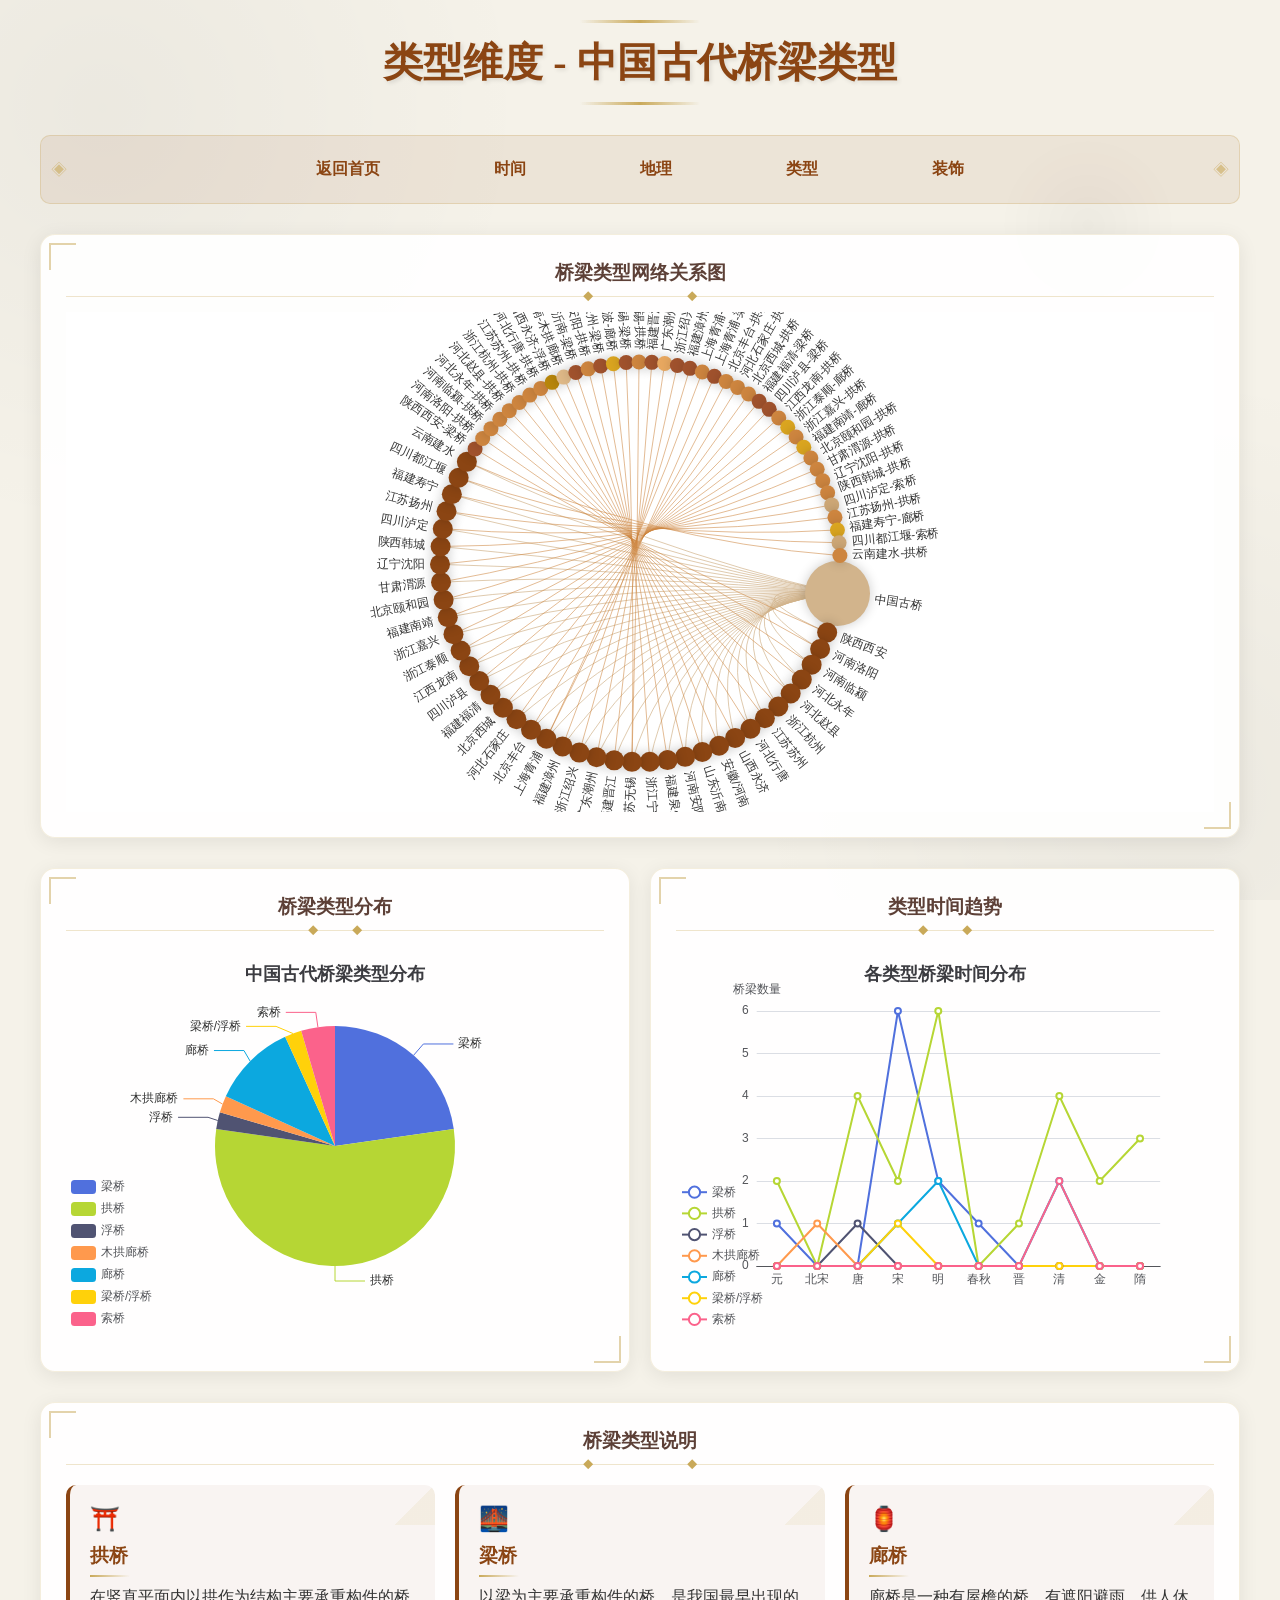
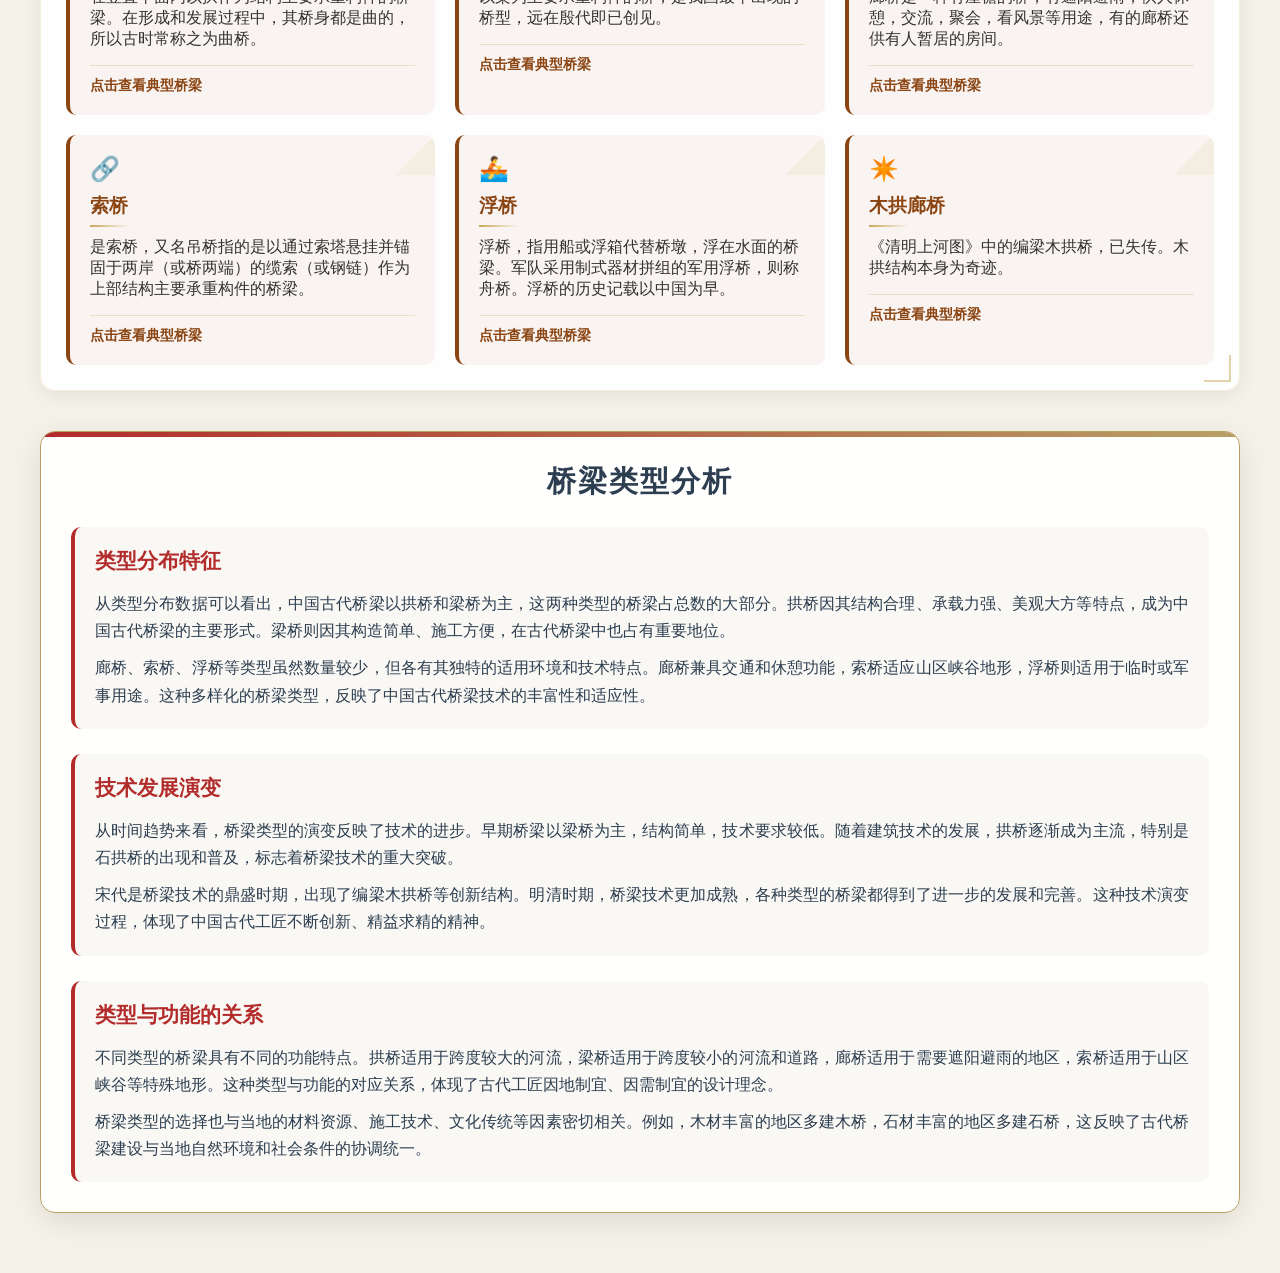
<file: type.html>
<!DOCTYPE html>
<html lang="zh-CN">
<head>
    <meta charset="UTF-8">
    <meta name="viewport" content="width=device-width, initial-scale=1.0">
    <title>类型 - 古桥千秋</title>
    <!-- 引入 ECharts -->
    <script src="js/echarts.min.js"></script>
    <!-- 引入数据 -->
    <script src="data.js"></script>
    <style>
        * {
            margin: 0;
            padding: 0;
            box-sizing: border-box;
        }
        
        body {
            font-family: 'Noto Serif SC', 'SimSun', serif;
            background-color: #f5f2e9;
            background-image:
                url('https://trae-api-cn.mchost.guru/api/ide/v1/text_to_image?prompt=ancient%20chinese%20paper%20texture%20background%2C%20light%20brown%20color%2C%20subtle%20pattern&image_size=square_hd'),
                radial-gradient(circle at 8% 12%, rgba(0,0,0,0.04) 0%, transparent 30%),
                radial-gradient(circle at 92% 88%, rgba(0,0,0,0.04) 0%, transparent 30%);
            background-size: cover, cover, cover;
            background-attachment: fixed;
            color: #333;
            min-height: 100vh;
            padding: 20px;
            position: relative;
        }
        
        /* 水墨散墨装饰 */
        body::before,
        body::after {
            content: '';
            position: fixed;
            width: 180px;
            height: 180px;
            background: radial-gradient(ellipse at center, rgba(0,0,0,0.03) 0%, transparent 70%);
            border-radius: 50%;
            pointer-events: none;
            z-index: 0;
        }
        
        body::before {
            top: 15%;
            right: 8%;
        }
        
        body::after {
            bottom: 10%;
            left: 5%;
        }
        
        .container {
            max-width: 1200px;
            margin: 0 auto;
            position: relative;
            z-index: 1;
        }
        
        h1 {
            font-size: 2.5rem;
            color: #8B4513;
            text-align: center;
            margin-bottom: 30px;
            text-shadow: 2px 2px 4px rgba(0,0,0,0.1);
            position: relative;
            padding: 15px 0;
            display: inline-block;
            width: 100%;
        }
        
        /* 标题装饰线 */
        h1::before,
        h1::after {
            content: '';
            position: absolute;
            left: 50%;
            transform: translateX(-50%);
            width: 120px;
            height: 3px;
            background: linear-gradient(90deg, transparent, #c9a959, transparent);
        }
        
        h1::before {
            top: 0;
        }
        
        h1::after {
            bottom: 0;
        }
        
        .nav {
            display: flex;
            justify-content: center;
            margin-bottom: 30px;
            background-color: rgba(139, 69, 19, 0.08);
            padding: 15px 25px;
            border-radius: 10px;
            border: 1px solid rgba(201, 169, 89, 0.3);
            position: relative;
        }
        
        /* 导航栏装饰 */
        .nav::before,
        .nav::after {
            content: '◈';
            position: absolute;
            top: 50%;
            transform: translateY(-50%);
            color: #c9a959;
            font-size: 1rem;
            opacity: 0.6;
        }
        
        .nav::before {
            left: 10px;
        }
        
        .nav::after {
            right: 10px;
        }
        
        .nav a {
            margin: 0 20px;
            text-decoration: none;
            color: #8B4513;
            font-weight: bold;
            padding: 8px 18px;
            border-radius: 5px;
            transition: all 0.3s;
            position: relative;
        }
        
        .nav a::before {
            content: '「';
            margin-right: 3px;
            color: #c9a959;
            opacity: 0;
            transition: opacity 0.3s;
        }
        
        .nav a::after {
            content: '」';
            margin-left: 3px;
            color: #c9a959;
            opacity: 0;
            transition: opacity 0.3s;
        }
        
        .nav a:hover {
            background-color: rgba(139, 69, 19, 0.15);
            color: #a52a2a;
        }
        
        .nav a:hover::before,
        .nav a:hover::after {
            opacity: 1;
        }
        
        .chart-container {
            background-color: rgba(255, 255, 255, 0.92);
            border-radius: 15px;
            padding: 25px;
            margin-bottom: 30px;
            box-shadow: 0 4px 20px rgba(0,0,0,0.08);
            border: 1px solid rgba(201, 169, 89, 0.2);
            position: relative;
        }
        
        /* 图表容器角落装饰 */
        .chart-container::before,
        .chart-container::after {
            content: '';
            position: absolute;
            width: 25px;
            height: 25px;
            opacity: 0.5;
        }
        
        .chart-container::before {
            top: 8px;
            left: 8px;
            border-top: 2px solid #c9a959;
            border-left: 2px solid #c9a959;
        }
        
        .chart-container::after {
            bottom: 8px;
            right: 8px;
            border-bottom: 2px solid #c9a959;
            border-right: 2px solid #c9a959;
        }
        
        .chart-title {
            font-size: 1.2rem;
            color: #5D4037;
            margin-bottom: 15px;
            font-weight: bold;
            text-align: center;
            padding-bottom: 10px;
            border-bottom: 1px solid rgba(201, 169, 89, 0.3);
            position: relative;
        }
        
        /* 标题装饰点 */
        .chart-title::before,
        .chart-title::after {
            content: '◆';
            position: absolute;
            bottom: -8px;
            font-size: 0.6rem;
            color: #c9a959;
        }
        
        .chart-title::before {
            left: 45%;
        }
        
        .chart-title::after {
            right: 45%;
        }
        
        .chart {
            width: 100%;
            height: 500px;
        }
        
        .grid-container {
            display: grid;
            grid-template-columns: repeat(auto-fit, minmax(500px, 1fr));
            gap: 20px;
        }
        
        .small-chart {
            width: 100%;
            height: 400px;
        }
        
        .type-info {
            display: flex;
            flex-wrap: wrap;
            gap: 20px;
            margin-top: 20px;
        }
        
        .type-card {
            flex: 1 1 300px;
            background-color: rgba(139, 69, 19, 0.05);
            padding: 20px;
            border-radius: 10px;
            border-left: 4px solid #8B4513;
            transition: all 0.3s;
            position: relative;
        }
        
        /* 类型卡片角落装饰 */
        .type-card::before {
            content: '';
            position: absolute;
            top: 0;
            right: 0;
            width: 40px;
            height: 40px;
            background: linear-gradient(135deg, transparent 50%, rgba(201,169,89,0.1) 50%);
            border-radius: 0 10px 0 0;
        }
        
        .type-card:hover {
            transform: translateY(-3px);
            box-shadow: 0 5px 15px rgba(0,0,0,0.1);
        }
        
        .type-card.clickable {
            cursor: pointer;
            transition: all 0.3s;
        }
        
        .type-card.clickable:hover {
            transform: translateY(-5px);
            box-shadow: 0 8px 25px rgba(0,0,0,0.15);
            border-left-color: #c9a959;
        }
        
        .type-card-footer {
            margin-top: 15px;
            padding-top: 10px;
            border-top: 1px solid rgba(201, 169, 89, 0.3);
        }
        
        .type-card-hint {
            font-size: 0.9rem;
            color: #8B4513;
            font-weight: bold;
        }
        
        .type-card h3 {
            color: #8B4513;
            margin-bottom: 10px;
            position: relative;
            padding-bottom: 8px;
        }
        
        .type-card h3::after {
            content: '';
            position: absolute;
            bottom: 0;
            left: 0;
            width: 40px;
            height: 2px;
            background: linear-gradient(90deg, #c9a959, transparent);
        }
        
        .type-card-icon {
            font-size: 24px;
            margin-bottom: 10px;
            color: #c9a959;
        }
        
        @media (max-width: 768px) {
            .grid-container {
                grid-template-columns: 1fr;
            }
            
            .chart {
                height: 400px;
            }
            
            .small-chart {
                height: 350px;
            }
        }

        /* 查看数据分析按钮 */
        .view-analysis-section {
            display: flex;
            justify-content: center;
            margin: 60px 0;
            padding-top: 40px;
        }

        .view-analysis-btn {
            background: linear-gradient(135deg, #8B4513, #A0522D);
            color: white;
            border: none;
            border-radius: 50px;
            padding: 15px 30px;
            font-size: 1.1rem;
            font-weight: bold;
            cursor: pointer;
            box-shadow: 0 6px 20px rgba(139, 69, 19, 0.3);
            transition: all 0.3s ease;
            display: flex;
            align-items: center;
            gap: 10px;
        }

        .view-analysis-btn:hover {
            transform: translateY(-5px);
            box-shadow: 0 10px 25px rgba(139, 69, 19, 0.4);
            background: linear-gradient(135deg, #A0522D, #8B4513);
        }

        .arrow-down {
            display: inline-block;
            width: 0;
            height: 0;
            border-left: 8px solid transparent;
            border-right: 8px solid transparent;
            border-top: 10px solid white;
            animation: bounce 2s infinite;
        }

        .arrow-up {
            display: inline-block;
            width: 0;
            height: 0;
            border-left: 8px solid transparent;
            border-right: 8px solid transparent;
            border-bottom: 10px solid white;
        }

        @keyframes bounce {
            0%, 20%, 50%, 80%, 100% {
                transform: translateY(0);
            }
            40% {
                transform: translateY(10px);
            }
            60% {
                transform: translateY(5px);
            }
        }

        .analysis-section-container {
            margin-top: 80px;
        }
        
        /* 弹窗美化 */
        .modal {
            position: fixed;
            top: 0;
            left: 0;
            width: 100%;
            height: 100%;
            background: rgba(0,0,0,0.5);
            display: flex;
            align-items: center;
            justify-content: center;
            z-index: 999;
        }
        
        .modal-content {
            background: white;
            width: 90%;
            max-width: 500px;
            border-radius: 12px;
            padding: 25px;
            box-shadow: 0 5px 20px rgba(0,0,0,0.2);
        }
        
        .modal-title {
            font-size: 20px;
            color: #8B4513;
            margin-bottom: 15px;
        }
        
        .modal-item {
            margin: 8px 0;
            color: #333;
            line-height: 1.6;
        }
        
        .modal-close {
            margin-top: 20px;
            padding: 8px 20px;
            background: #8B4513;
            color: white;
            border: none;
            border-radius: 6px;
            cursor: pointer;
        }

        /* 分析部分样式 */
        .analysis-container {
            background-color: rgba(255, 255, 255, 0.95);
            border-radius: 15px;
            padding: 30px;
            margin: 40px 0;
            box-shadow: 0 8px 30px rgba(0,0,0,0.1);
            border: 1px solid #b89f66;
            position: relative;
            overflow: hidden;
        }

        .analysis-container::before {
            content: '';
            position: absolute;
            top: 0;
            left: 0;
            width: 100%;
            height: 5px;
            background: linear-gradient(to right, #b22c2c, #b89f66);
        }

        .analysis-title {
            font-size: 1.8rem;
            color: #2c3e50;
            text-align: center;
            margin-bottom: 25px;
            font-weight: bold;
            letter-spacing: 2px;
        }

        .analysis-content {
            display: flex;
            flex-direction: column;
            gap: 25px;
        }

        .analysis-section {
            background: rgba(245, 242, 233, 0.5);
            padding: 20px;
            border-radius: 10px;
            border-left: 4px solid #b22c2c;
            transition: all 0.3s ease;
        }

        .analysis-section:hover {
            transform: translateY(-5px);
            box-shadow: 0 5px 15px rgba(0,0,0,0.1);
        }

        .analysis-subtitle {
            font-size: 1.3rem;
            color: #b22c2c;
            margin-bottom: 15px;
            font-weight: bold;
        }

        .analysis-section p {
            color: #2c3e50;
            line-height: 1.7;
            margin-bottom: 10px;
            text-align: justify;
        }

        .analysis-section p:last-child {
            margin-bottom: 0;
        }
    </style>
</head>
<body>
    <div class="container">
        <h1>类型维度 - 中国古代桥梁类型</h1>
        
        <div class="nav">
            <a href="index.html">返回首页</a>
            <a href="time.html">时间</a>
            <a href="geography.html">地理</a>
            <a href="type.html">类型</a>
            <a href="decoration.html">装饰</a>
        </div>
        
        <!-- 类型网络关系图 -->
        <div class="chart-container">
            <div class="chart-title">桥梁类型网络关系图</div>
            <div id="network-chart" class="chart"></div>
        </div>
        
        <div class="grid-container">
            <!-- 类型分布图表 -->
            <div class="chart-container">
                <div class="chart-title">桥梁类型分布</div>
                <div id="type-chart" class="small-chart"></div>
            </div>
            
            <!-- 类型时间趋势 -->
            <div class="chart-container">
                <div class="chart-title">类型时间趋势</div>
                <div id="type-trend-chart" class="small-chart"></div>
            </div>
        </div>
        
        <!-- 类型说明 -->
        <div class="chart-container">
            <div class="chart-title">桥梁类型说明</div>
            <div class="type-info">
                <div class="type-card clickable" data-type="拱桥">
                    <div class="type-card-icon">⛩️</div>
                    <h3>拱桥</h3>
                    <p>在竖直平面内以拱作为结构主要承重构件的桥梁。在形成和发展过程中，其桥身都是曲的，所以古时常称之为曲桥。</p>
                    <div class="type-card-footer">
                        <span class="type-card-hint">点击查看典型桥梁</span>
                    </div>
                </div>
                <div class="type-card clickable" data-type="梁桥">
                    <div class="type-card-icon">🌉</div>
                    <h3>梁桥</h3>
                    <p>以梁为主要承重构件的桥，是我国最早出现的桥型，远在殷代即已创见。</p>
                    <div class="type-card-footer">
                        <span class="type-card-hint">点击查看典型桥梁</span>
                    </div>
                </div>
                <div class="type-card clickable" data-type="廊桥">
                    <div class="type-card-icon">🏮</div>
                    <h3>廊桥</h3>
                    <p>廊桥是一种有屋檐的桥，有遮阳避雨，供人休憩，交流，聚会，看风景等用途，有的廊桥还供有人暂居的房间。</p>
                    <div class="type-card-footer">
                        <span class="type-card-hint">点击查看典型桥梁</span>
                    </div>
                </div>
                <div class="type-card clickable" data-type="索桥">
                    <div class="type-card-icon">🔗</div>
                    <h3>索桥</h3>
                    <p>是索桥，又名吊桥指的是以通过索塔悬挂并锚固于两岸（或桥两端）的缆索（或钢链）作为上部结构主要承重构件的桥梁。</p>
                    <div class="type-card-footer">
                        <span class="type-card-hint">点击查看典型桥梁</span>
                    </div>
                </div>
                <div class="type-card clickable" data-type="浮桥">
                    <div class="type-card-icon">🚣</div>
                    <h3>浮桥</h3>
                    <p>浮桥，指用船或浮箱代替桥墩，浮在水面的桥梁。军队采用制式器材拼组的军用浮桥，则称舟桥。浮桥的历史记载以中国为早。</p>
                    <div class="type-card-footer">
                        <span class="type-card-hint">点击查看典型桥梁</span>
                    </div>
                </div>
                <div class="type-card clickable" data-type="木拱廊桥">
                    <div class="type-card-icon">✴️</div>
                    <h3>木拱廊桥</h3>
                    <p>《清明上河图》中的编梁木拱桥，已失传。木拱结构本身为奇迹。</p>
                    <div class="type-card-footer">
                        <span class="type-card-hint">点击查看典型桥梁</span>
                    </div>
                </div>
            </div>
        </div>

        <!-- 总结分析部分 -->
        <div class="analysis-container">
            <h2 class="analysis-title">桥梁类型分析</h2>
            <div class="analysis-content">
                <div class="analysis-section">
                    <h3 class="analysis-subtitle">类型分布特征</h3>
                    <p>从类型分布数据可以看出，中国古代桥梁以拱桥和梁桥为主，这两种类型的桥梁占总数的大部分。拱桥因其结构合理、承载力强、美观大方等特点，成为中国古代桥梁的主要形式。梁桥则因其构造简单、施工方便，在古代桥梁中也占有重要地位。</p>
                    <p>廊桥、索桥、浮桥等类型虽然数量较少，但各有其独特的适用环境和技术特点。廊桥兼具交通和休憩功能，索桥适应山区峡谷地形，浮桥则适用于临时或军事用途。这种多样化的桥梁类型，反映了中国古代桥梁技术的丰富性和适应性。</p>
                </div>
                <div class="analysis-section">
                    <h3 class="analysis-subtitle">技术发展演变</h3>
                    <p>从时间趋势来看，桥梁类型的演变反映了技术的进步。早期桥梁以梁桥为主，结构简单，技术要求较低。随着建筑技术的发展，拱桥逐渐成为主流，特别是石拱桥的出现和普及，标志着桥梁技术的重大突破。</p>
                    <p>宋代是桥梁技术的鼎盛时期，出现了编梁木拱桥等创新结构。明清时期，桥梁技术更加成熟，各种类型的桥梁都得到了进一步的发展和完善。这种技术演变过程，体现了中国古代工匠不断创新、精益求精的精神。</p>
                </div>
                <div class="analysis-section">
                    <h3 class="analysis-subtitle">类型与功能的关系</h3>
                    <p>不同类型的桥梁具有不同的功能特点。拱桥适用于跨度较大的河流，梁桥适用于跨度较小的河流和道路，廊桥适用于需要遮阳避雨的地区，索桥适用于山区峡谷等特殊地形。这种类型与功能的对应关系，体现了古代工匠因地制宜、因需制宜的设计理念。</p>
                    <p>桥梁类型的选择也与当地的材料资源、施工技术、文化传统等因素密切相关。例如，木材丰富的地区多建木桥，石材丰富的地区多建石桥，这反映了古代桥梁建设与当地自然环境和社会条件的协调统一。</p>
                </div>
            </div>
        </div>
    </div>
    
    <script>
        // 使用data.js中的桥梁数据
        
        // 1. 网络关系图
        const networkChart = echarts.init(document.getElementById('network-chart'));
        
        // 处理数据
        function processData(data) {
            const locationMap = {};
            data.forEach(bridge => {
                if (!locationMap[bridge.location]) locationMap[bridge.location] = {};
                if (!locationMap[bridge.location][bridge.type]) locationMap[bridge.location][bridge.type] = [];
                locationMap[bridge.location][bridge.type].push(bridge);
            });
            return locationMap;
        }
        
        // 美化弹窗
        function showBridgeInfo(bridges) {
            if(!bridges || bridges.length===0) return;
            let html = '';
            if(bridges.length === 1){
                const b = bridges[0];
                const year = b.startYear < 0 ? `${Math.abs(b.startYear)} 公元前` : `${b.startYear} 年`;
                html = `
                    <div class="modal-title">${b.name}</div>
                    <div class="modal-item">📍 位置：${b.location}</div>
                    <div class="modal-item">🏛️ 朝代：${b.dynasty}</div>
                    <div class="modal-item">🔧 类型：${b.type}</div>
                    <div class="modal-item">📅 始建：${year}</div>
                    <div class="modal-item">📝 描述：${b.desc}</div>
                    <div class="modal-item">✨ 亮点：${b.highlight}</div>
                `;
            }else{
                const names = bridges.map(b=>b.name).join('、');
                html = `
                    <div class="modal-title">该区域古桥列表</div>
                    <div class="modal-item">📍 位置：${bridges[0].location}</div>
                    <div class="modal-item">🔧 类型：${bridges[0].type}</div>
                    <div class="modal-item">🌉 桥梁：${names}</div>
                `;
            }
            const modal = document.createElement('div');
            modal.className = 'modal';
            modal.innerHTML = `
                <div class="modal-content">
                    ${html}
                    <button class="modal-close">关闭</button>
                </div>
            `;
            document.body.appendChild(modal);
            modal.querySelector('.modal-close').onclick = ()=>modal.remove();
            modal.onclick = (e)=>{if(e.target===modal) modal.remove()};
        }
        
        // 渲染网络关系图
        function renderNetworkChart(data) {
            const locationMap = processData(data);
            const nodes = [];
            const links = [];
            
            // 中心节点
            nodes.push({ name: '中国古桥', symbolSize: 65, itemStyle: { color: '#D2B48C' } });
            
            // 地点节点
            const locationNodes = Object.keys(locationMap).map((loc, i) => {
                const cnt = Object.values(locationMap[loc]).flat().length;
                return {
                    name: loc, value: cnt,
                    symbolSize: Math.max(20, Math.min(42, cnt * 2.2)),
                    itemStyle: { color: '#8B4513' }, category: 0
                };
            });
            nodes.push(...locationNodes);
            
            // 类型节点 & 颜色
            const typeColors = {
                '拱桥':'#CD853F','梁桥':'#A0522D','廊桥':'#DAA520',
                '浮桥':'#B8860B','索桥':'#CDA776','木拱廊桥':'#DEB887',
                '梁桥/浮桥':'#E8A860'
            };
            
            const typeNodes = [];
            Object.entries(locationMap).forEach(([loc, types]) => {
                Object.entries(types).forEach(([type, bridges]) => {
                    const key = `${loc}-${type}`;
                    typeNodes.push({
                        name: key, value: bridges.length,
                        symbolSize: Math.max(15, Math.min(30, bridges.length * 3)),
                        itemStyle: { color: typeColors[type] || '#8B4513' },
                        category:1, loc, type, bridges
                    });
                });
            });
            nodes.push(...typeNodes);
            
            // 连线
            locationNodes.forEach(n=>links.push({source:'中国古桥',target:n.name,lineStyle:{width:1,color:'#D2B48C'}}));
            typeNodes.forEach(n=>links.push({source:n.loc,target:n.name,lineStyle:{width:0.8,color:'#CD853F'}}));
            
            const option = {
                backgroundColor: '#fff',
                tooltip: {
                    trigger: 'item', padding:10,
                    formatter(p){
                        if(p.data.category===0) return `${p.name}<br>古桥数量：${p.value}`;
                        if(p.data.category===1) return `${p.data.type}<br>${p.data.loc}<br>数量：${p.value}`;
                        return p.name;
                    }
                },
                series: [{
                    type: 'graph', layout: 'circular',
                    circular: { radius: ['30%', '82%'], rotateLabel: true },
                    data: nodes, links: links,
                    categories: [{name:'地区'},{name:'桥型'}],
                    roam: true, zoom: true,
                    label: { show:true, fontSize:12 },
                    lineStyle: { curveness:0.2, opacity:0.7 },
                    emphasis: { focus: 'adjacency', lineStyle:{width:3} },
                    itemStyle: { shadowBlur:12, shadowColor:'rgba(0,0,0,0.2)' }
                }]
            };
            
            networkChart.setOption(option);
            
            // 点击事件
            networkChart.on('click', p => p.data.bridges && showBridgeInfo(p.data.bridges));
        }
        
        // 2. 类型分布图表
        const typeChart = echarts.init(document.getElementById('type-chart'));
        
        // 统计各类型桥梁数量
        const typeCount = {};
        bridgeData.forEach(bridge => {
            if (typeCount[bridge.type]) {
                typeCount[bridge.type]++;
            } else {
                typeCount[bridge.type] = 1;
            }
        });
        
        const types = Object.keys(typeCount);
        const typeCounts = Object.values(typeCount);
        
        const typeOption = {
            title: {
                text: '中国古代桥梁类型分布',
                left: 'center'
            },
            tooltip: {
                trigger: 'item',
                formatter: '{b}: {c} ({d}%)'
            },
            legend: {
                orient: 'vertical',
                left: 'left'
            },
            series: [{
                name: '桥梁类型',
                type: 'pie',
                radius: '60%',
                data: types.map((type, index) => ({
                    name: type,
                    value: typeCounts[index]
                })),
                emphasis: {
                    itemStyle: {
                        shadowBlur: 10,
                        shadowOffsetX: 0,
                        shadowColor: 'rgba(0, 0, 0, 0.5)'
                    }
                }
            }]
        };
        
        typeChart.setOption(typeOption);
        
        // 3. 类型时间趋势
        const typeTrendChart = echarts.init(document.getElementById('type-trend-chart'));
        
        // 按朝代和类型统计
        const typeByDynasty = {};
        const dynasties = [...new Set(bridgeData.map(bridge => bridge.dynasty))].sort();
        
        bridgeData.forEach(bridge => {
            if (!typeByDynasty[bridge.dynasty]) {
                typeByDynasty[bridge.dynasty] = {};
            }
            if (typeByDynasty[bridge.dynasty][bridge.type]) {
                typeByDynasty[bridge.dynasty][bridge.type]++;
            } else {
                typeByDynasty[bridge.dynasty][bridge.type] = 1;
            }
        });
        
        // 构建系列数据
        const series = types.map(type => {
            return {
                name: type,
                type: 'line',
                data: dynasties.map(dynasty => {
                    return typeByDynasty[dynasty]?.[type] || 0;
                })
            };
        });
        
        const typeTrendOption = {
            title: {
                text: '各类型桥梁时间分布',
                left: 'center'
            },
            tooltip: {
                trigger: 'axis'
            },
            legend: {
                data: types,
                orient: 'vertical',
                left: 'left'
            },
            xAxis: {
                type: 'category',
                data: dynasties
            },
            yAxis: {
                type: 'value',
                name: '桥梁数量'
            },
            series: series
        };
        
        typeTrendChart.setOption(typeTrendOption);
        
        // 启动
        renderNetworkChart(bridgeData);
        
        // 典型桥梁数据
        const typicalBridges = {
            '拱桥': {
                name: '赵州桥',
                location: '河北赵县',
                dynasty: '隋',
                year: 605,
                desc: '赵州桥是世界上现存年代最久、跨度最大、保存最完整的单孔坦弧敞肩石拱桥，由著名匠师李春设计建造。',
                highlight: '首创敞肩拱结构，减轻自重且利于排洪，是世界桥梁史上的重大突破。',
                features: [
                    '敞肩拱结构：在主拱券的两肩上各建两个小拱，减轻自重并增加泄洪能力',
                    '圆弧拱形式：改变了我国大石桥多为半圆形拱的传统',
                    '纵向并列砌筑法：用28道拱圈纵向并列砌筑，施工方便且易于维修',
                    '精美的雕刻：桥身两侧雕刻有精美的龙纹图案',
                    '历史价值：对世界桥梁建筑有着深远的影响'
                ],
                photos: ['photos/赵州桥.png']
            },
            '梁桥': {
                name: '灞桥',
                location: '陕西西安',
                dynasty: '春秋',
                year: -600,
                desc: '灞桥是中国历史上最早的知名大型木梁桥，是长安送别折柳之地，有着深厚的文化内涵。',
                highlight: '送别意象的文化符号，见证了无数文人墨客的离情别绪。',
                features: [
                    '木梁结构：早期为木梁桥，后经历代重建',
                    '文化意义："灞桥折柳"成为中国古典文学中的经典意象',
                    '历史悠久：始建于春秋时期，是中国最早的大型桥梁之一',
                    '地理位置：位于长安城东，是进出长安的重要通道',
                    '多次重建：历史上多次毁于洪水，又多次重建'
                ],
                photos: ['photos/灞桥.png', 'photos/灞桥数字复原（来源：陕西省考古研究院）.jpg']
            },
            '廊桥': {
                name: '北涧桥',
                location: '浙江泰顺',
                dynasty: '清',
                year: 1674,
                desc: '北涧桥是泰顺廊桥的代表作品，造型优美，工艺精湛，是中国古代木构桥梁的杰出代表。',
                highlight: '木拱廊桥的经典之作，体现了中国古代工匠的智慧。',
                features: [
                    '木拱结构：采用编梁木拱结构，不用一钉一铆',
                    '廊屋设计：桥上建廊屋，可供行人避雨休息',
                    '装饰精美：廊屋内梁架上有精美的木雕装饰',
                    '结构稳固：历经数百年风雨依然坚固',
                    '文化内涵：体现了"桥屋结合"的设计理念'
                ],
                photos: ['photos/北涧桥.png']
            },
            '索桥': {
                name: '泸定桥',
                location: '四川泸定',
                dynasty: '清',
                year: 1706,
                desc: '泸定桥是中国现存最古老的铁索桥之一，因红军长征中的"飞夺泸定桥"战役而闻名于世。',
                highlight: '铁索桥的经典之作，见证了中国革命的历史。',
                features: [
                    '铁索结构：由13根铁链组成，其中9根作底索，4根作扶手',
                    '跨度较大：横跨大渡河，全长103.67米',
                    '历史意义：红军长征中的重要战役发生地',
                    '建筑特色：桥台为木结构古建筑，风格独特',
                    '技术创新：体现了清代桥梁建造的高超技术'
                ],
                photos: ['photos/泸定桥.png', 'photos/泸定桥俯视.png']
            },
            '浮桥': {
                name: '蒲津渡浮桥',
                location: '山西永济',
                dynasty: '唐',
                year: 724,
                desc: '蒲津渡浮桥是唐代黄河上的重要桥梁，是连接河东与关中的交通要道。',
                highlight: '唐代大型浮桥的代表，规模宏大，技术先进。',
                features: [
                    '浮桥结构：用船或浮箱连接而成，可随水位变化调整',
                    '铁牛固定：使用铁牛作为地锚，增加桥梁稳定性',
                    '历史地位：唐代连接东西交通的重要枢纽',
                    '技术创新：体现了唐代桥梁建造的先进水平',
                    '文化价值：是研究唐代交通史的重要实物资料'
                ],
                photos: ['photos/7. 蒲津渡浮桥.jpeg']
            },
            '木拱廊桥': {
                name: '虹桥',
                location: '河南开封',
                dynasty: '北宋',
                year: 1050,
                desc: '虹桥是北宋都城汴梁的著名桥梁，因《清明上河图》的描绘而闻名于世。',
                highlight: '编梁木拱桥的杰作，结构精巧，造型优美。',
                features: [
                    '编梁木拱结构：不用一钉一铆，完全靠木材的榫卯连接',
                    '无柱设计：跨河无柱，便于船只通行',
                    '造型优美：如彩虹横跨汴河，故得名虹桥',
                    '历史价值：《清明上河图》中的重要景观',
                    '工艺精湛：体现了宋代桥梁建造的高超技艺'
                ],
                photos: ['photos/9.虹桥.png']
            }
        };
        
        // 图片预览模态框
        function showImagePreview(imageSrc) {
            const previewModal = document.createElement('div');
            previewModal.className = 'modal';
            previewModal.innerHTML = `
                <div style="background: white; padding: 20px; border-radius: 12px; max-width: 90%; max-height: 90%; overflow: auto;">
                    <img src="${imageSrc}" style="max-width: 100%; max-height: 80vh; display: block; margin: 0 auto;">
                    <button class="modal-close" style="margin-top: 20px; padding: 8px 20px; background: #8B4513; color: white; border: none; border-radius: 6px; cursor: pointer;">关闭</button>
                </div>
            `;
            document.body.appendChild(previewModal);
            previewModal.querySelector('.modal-close').onclick = () => previewModal.remove();
            previewModal.onclick = (e) => { if (e.target === previewModal) previewModal.remove(); };
        }
        
        // 显示典型桥梁信息
        function showTypicalBridge(type) {
            const bridge = typicalBridges[type];
            if (!bridge) return;
            
            const year = bridge.year < 0 ? `${Math.abs(bridge.year)} 公元前` : `${bridge.year} 年`;
            
            let photosHtml = '';
            if (bridge.photos && bridge.photos.length > 0) {
                photosHtml = `
                    <div style="margin-top: 20px;">
                        <h4 style="color: #8B4513; margin-bottom: 10px;">桥梁照片</h4>
                        <div style="display: flex; flex-wrap: wrap; gap: 10px;">
                            ${bridge.photos.map(photo => `
                                <img src="${photo}" style="width: 120px; height: 80px; object-fit: cover; border-radius: 6px; cursor: pointer;" onclick="showImagePreview('${photo}')">
                            `).join('')}
                        </div>
                    </div>
                `;
            }
            
            const featuresHtml = bridge.features.map(feature => `<li>${feature}</li>`).join('');
            
            const modal = document.createElement('div');
            modal.className = 'modal';
            modal.innerHTML = `
                <div class="modal-content">
                    <h3 class="modal-title">${bridge.name} - ${type}典型代表</h3>
                    <div class="modal-item">📍 位置：${bridge.location}</div>
                    <div class="modal-item">🏛️ 朝代：${bridge.dynasty}</div>
                    <div class="modal-item">📅 始建：${year}</div>
                    <div class="modal-item">📝 描述：${bridge.desc}</div>
                    <div class="modal-item">✨ 亮点：${bridge.highlight}</div>
                    <div style="margin-top: 15px;">
                        <h4 style="color: #8B4513; margin-bottom: 10px;">主要特点</h4>
                        <ul style="margin-left: 20px; color: #333;">
                            ${featuresHtml}
                        </ul>
                    </div>
                    ${photosHtml}
                    <button class="modal-close">关闭</button>
                </div>
            `;
            document.body.appendChild(modal);
            modal.querySelector('.modal-close').onclick = () => modal.remove();
            modal.onclick = (e) => { if (e.target === modal) modal.remove(); };
        }
        
        // 绑定点击事件
        document.querySelectorAll('.type-card.clickable').forEach(card => {
            card.addEventListener('click', function() {
                const type = this.getAttribute('data-type');
                showTypicalBridge(type);
            });
        });
        
        // 响应式调整
        window.addEventListener('resize', function() {
            networkChart.resize();
            typeChart.resize();
            typeTrendChart.resize();
        });
    </script>
</body>
</html>
</file>
